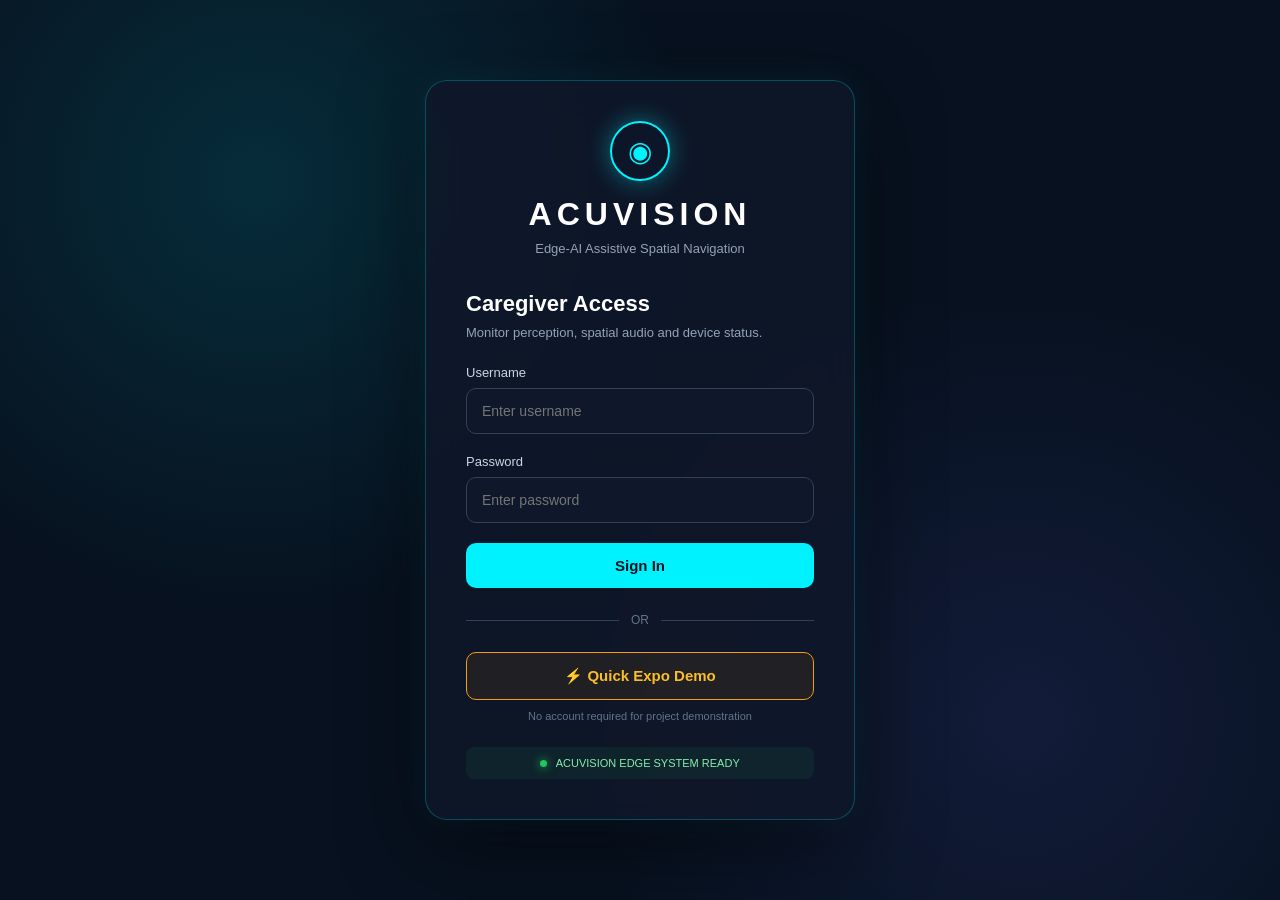
<file: frontend/login.html>
<!DOCTYPE html>
<html lang="en">
<head>
    <meta charset="UTF-8">
    <meta name="viewport" content="width=device-width, initial-scale=1.0">

    <title>ACUVISION | Secure Access</title>

    <link rel="stylesheet" href="css/style.css">
</head>

<body>

    <div class="login-page">

        <div class="login-card">

            <div class="brand">
                <div class="brand-icon">◉</div>

                <h1>ACUVISION</h1>

                <p>
                    Edge-AI Assistive Spatial Navigation
                </p>
            </div>

            <div class="login-header">
                <h2>Caregiver Access</h2>

                <p>
                    Monitor perception, spatial audio and device status.
                </p>
            </div>

            <form id="loginForm">

                <div class="input-group">
                    <label for="username">Username</label>

                    <input
                        type="text"
                        id="username"
                        placeholder="Enter username"
                        required
                    >
                </div>

                <div class="input-group">
                    <label for="password">Password</label>

                    <input
                        type="password"
                        id="password"
                        placeholder="Enter password"
                        required
                    >
                </div>

                <button type="submit" class="login-btn">
                    Sign In
                </button>

            </form>

            <div class="divider">
                <span>OR</span>
            </div>

            <button
                class="expo-btn"
                onclick="startExpoDemo()"
            >
                ⚡ Quick Expo Demo
            </button>

            <p class="demo-text">
                No account required for project demonstration
            </p>

            <div class="system-status">
                <span class="status-dot"></span>
                ACUVISION EDGE SYSTEM READY
            </div>

        </div>

    </div>

    <script src="js/login.js"></script>

</body>
</html>
</file>
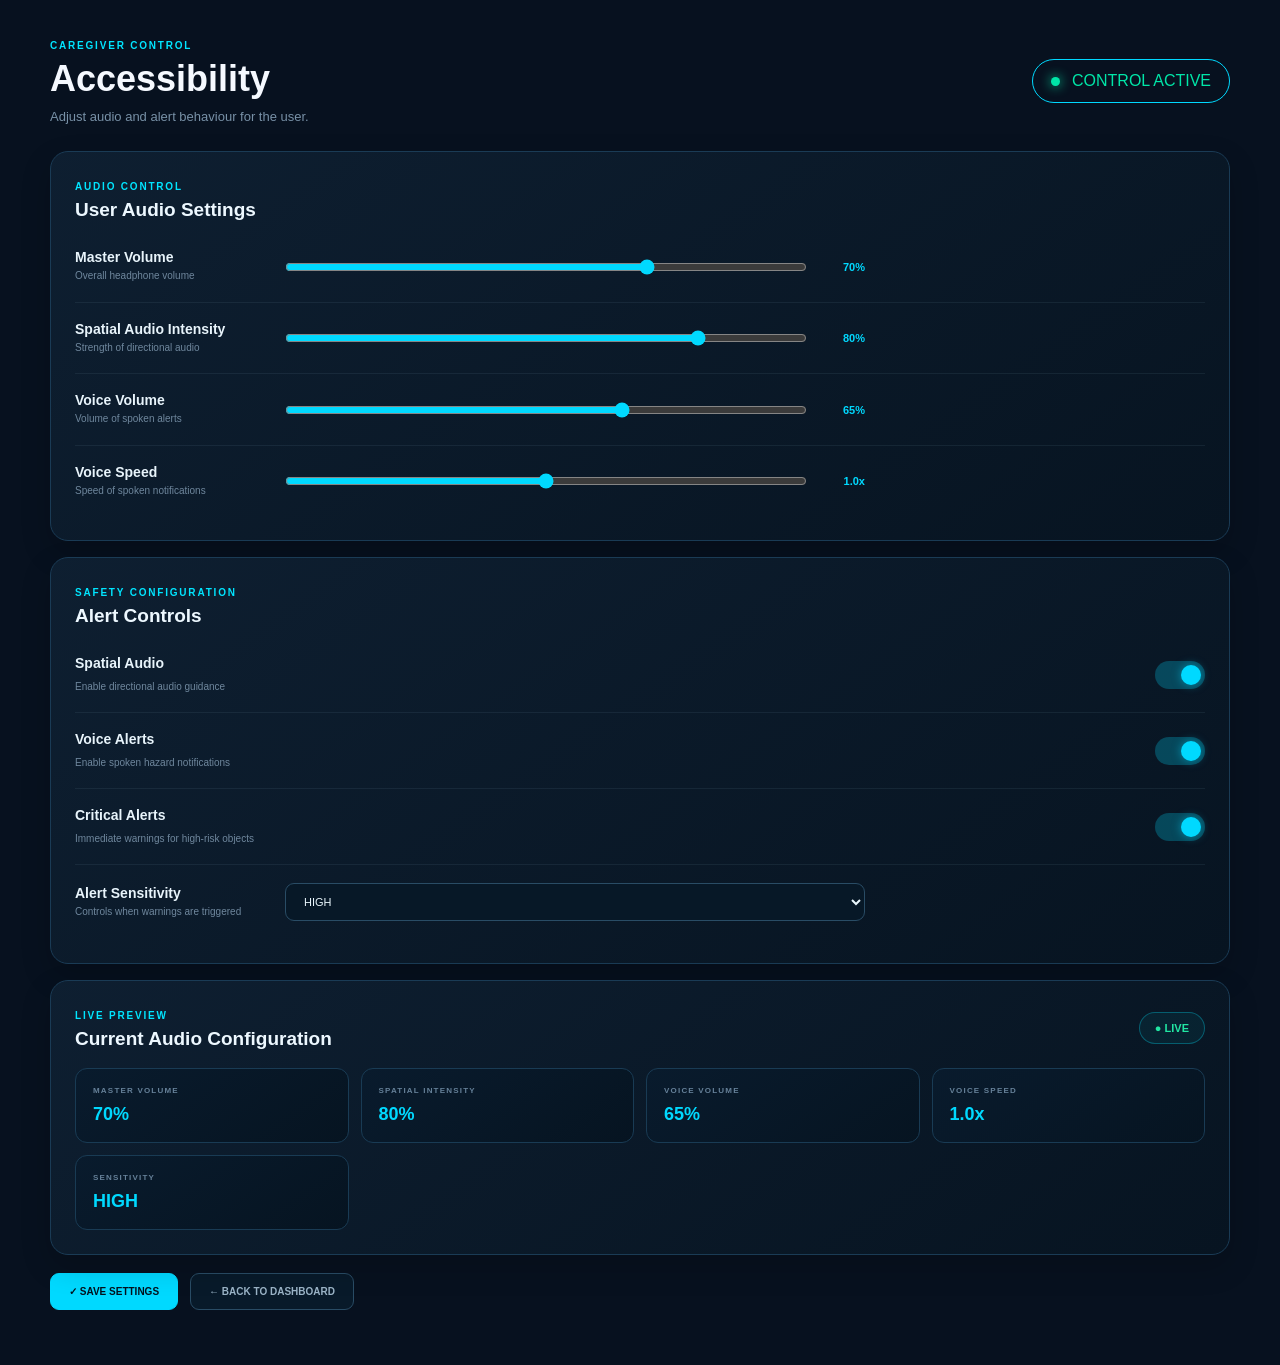
<file: frontend/pages/accessibility.html>
<!DOCTYPE html>
<html lang="en">

<head>

    <meta charset="UTF-8">
    <meta name="viewport" content="width=device-width, initial-scale=1.0">

    <title>ACUVISION | Accessibility Controls</title>

    <link rel="stylesheet" href="../css/style.css">
    <link rel="stylesheet" href="../css/dashboard.css">
    <link rel="stylesheet" href="../css/accessibility.css">

</head>

<body>

<main class="page-container accessibility-page">

    <!-- HEADER -->

    <header class="page-header">

        <div>

            <span class="section-label">
                CAREGIVER CONTROL
            </span>

            <h1>
                Accessibility
            </h1>

            <p class="subtitle">
                Adjust audio and alert behaviour for the user.
            </p>

        </div>

        <div class="status-badge">

            <span class="status-dot"></span>

            CONTROL ACTIVE

        </div>

    </header>


    <!-- AUDIO CONTROL -->

    <section class="card">

        <div class="card-header">

            <div>

                <span class="section-label">
                    AUDIO CONTROL
                </span>

                <h2>
                    User Audio Settings
                </h2>

            </div>

        </div>


        <!-- MASTER VOLUME -->

        <div class="control-row">

            <div class="control-info">

                <strong>
                    Master Volume
                </strong>

                <span>
                    Overall headphone volume
                </span>

            </div>

            <div class="slider-container">

                <input
                    type="range"
                    id="masterVolume"
                    min="0"
                    max="100"
                    value="70">

                <strong id="masterVolumeValue">
                    70%
                </strong>

            </div>

        </div>


        <!-- SPATIAL AUDIO INTENSITY -->

        <div class="control-row">

            <div class="control-info">

                <strong>
                    Spatial Audio Intensity
                </strong>

                <span>
                    Strength of directional audio
                </span>

            </div>

            <div class="slider-container">

                <input
                    type="range"
                    id="spatialIntensity"
                    min="0"
                    max="100"
                    value="80">

                <strong id="spatialIntensityValue">
                    80%
                </strong>

            </div>

        </div>


        <!-- VOICE VOLUME -->

        <div class="control-row">

            <div class="control-info">

                <strong>
                    Voice Volume
                </strong>

                <span>
                    Volume of spoken alerts
                </span>

            </div>

            <div class="slider-container">

                <input
                    type="range"
                    id="voiceVolume"
                    min="0"
                    max="100"
                    value="65">

                <strong id="voiceVolumeValue">
                    65%
                </strong>

            </div>

        </div>


        <!-- VOICE SPEED -->

        <div class="control-row">

            <div class="control-info">

                <strong>
                    Voice Speed
                </strong>

                <span>
                    Speed of spoken notifications
                </span>

            </div>

            <div class="slider-container">

                <input
                    type="range"
                    id="voiceSpeed"
                    min="50"
                    max="150"
                    value="100">

                <strong id="voiceSpeedValue">
                    1.0x
                </strong>

            </div>

        </div>

    </section>


    <!-- SAFETY CONFIGURATION -->

    <section class="card">

        <div class="card-header">

            <div>

                <span class="section-label">
                    SAFETY CONFIGURATION
                </span>

                <h2>
                    Alert Controls
                </h2>

            </div>

        </div>


        <!-- SPATIAL AUDIO -->

        <div class="toggle-row">

            <div>

                <strong>
                    Spatial Audio
                </strong>

                <span>
                    Enable directional audio guidance
                </span>

            </div>

            <label class="switch">

                <input
                    type="checkbox"
                    id="spatialAudioToggle"
                    checked>

                <span class="switch-slider"></span>

            </label>

        </div>


        <!-- VOICE ALERTS -->

        <div class="toggle-row">

            <div>

                <strong>
                    Voice Alerts
                </strong>

                <span>
                    Enable spoken hazard notifications
                </span>

            </div>

            <label class="switch">

                <input
                    type="checkbox"
                    id="voiceAlertToggle"
                    checked>

                <span class="switch-slider"></span>

            </label>

        </div>


        <!-- CRITICAL ALERTS -->

        <div class="toggle-row">

            <div>

                <strong>
                    Critical Alerts
                </strong>

                <span>
                    Immediate warnings for high-risk objects
                </span>

            </div>

            <label class="switch">

                <input
                    type="checkbox"
                    id="criticalAlertToggle"
                    checked>

                <span class="switch-slider"></span>

            </label>

        </div>


        <!-- SENSITIVITY -->

        <div class="control-row">

            <div class="control-info">

                <strong>
                    Alert Sensitivity
                </strong>

                <span>
                    Controls when warnings are triggered
                </span>

            </div>

            <select id="alertSensitivity">

                <option value="LOW">
                    LOW
                </option>

                <option value="MEDIUM">
                    MEDIUM
                </option>

                <option value="HIGH" selected>
                    HIGH
                </option>

            </select>

        </div>

    </section>


    <!-- LIVE PREVIEW -->

    <section class="card">

        <div class="card-header">

            <div>

                <span class="section-label">
                    LIVE PREVIEW
                </span>

                <h2>
                    Current Audio Configuration
                </h2>

            </div>

            <span class="live-indicator">
                ● LIVE
            </span>

        </div>


       <div class="audio-preview">

    <div class="preview-item">

        <span>
            MASTER VOLUME
        </span>

        <strong id="previewVolume">
            70%
        </strong>

    </div>


    <div class="preview-item">

        <span>
            SPATIAL INTENSITY
        </span>

        <strong id="previewSpatial">
            80%
        </strong>

    </div>


    <div class="preview-item">

        <span>
            VOICE VOLUME
        </span>

        <strong id="previewVoiceVolume">
            65%
        </strong>

    </div>


    <div class="preview-item">

        <span>
            VOICE SPEED
        </span>

        <strong id="previewSpeed">
            1.0x
        </strong>

    </div>


    <div class="preview-item">

        <span>
            SENSITIVITY
        </span>

        <strong id="previewSensitivity">
            HIGH
        </strong>

    </div>

</div>

         

         
    </section>


    <!-- ACTIONS -->

    <div class="page-actions">

        <button
            class="save-settings-button"
            id="saveAccessibilityButton">

            ✓ SAVE SETTINGS

        </button>

        <a
            href="../dashboard.html"
            class="action-button">

            ← BACK TO DASHBOARD

        </a>

    </div>

</main>

<script src="../js/accessibility.js?v=3"></script>

</body>

</html>
</file>
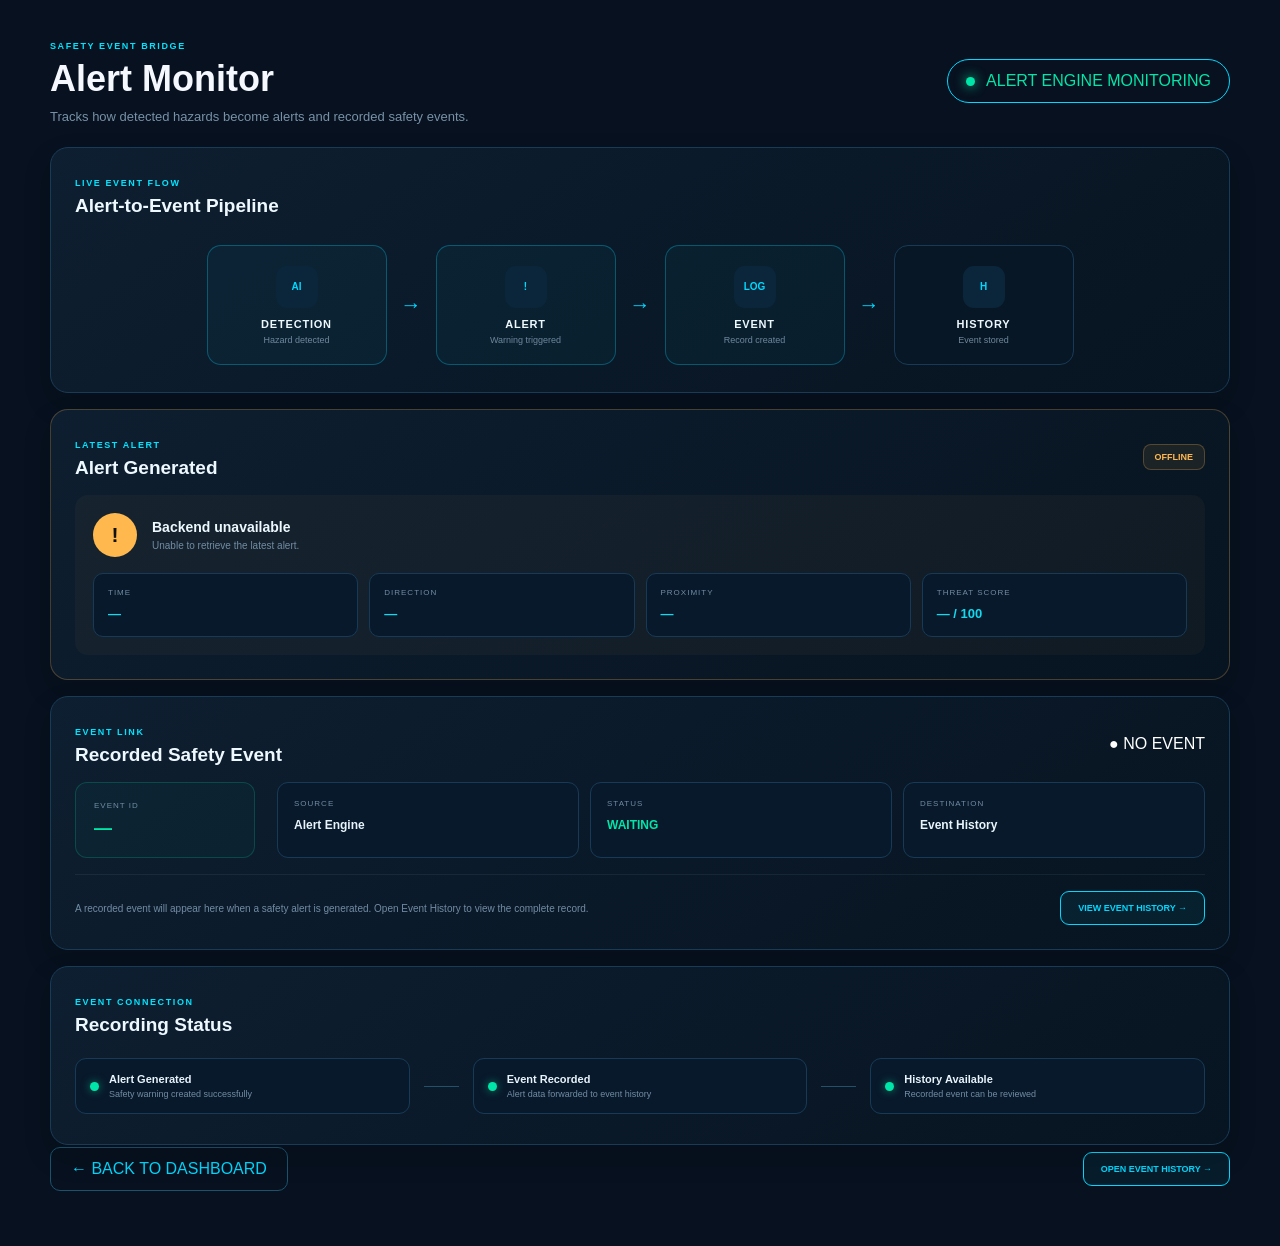
<file: frontend/pages/alerts.html>
<!DOCTYPE html>
<html lang="en">

<head>

    <meta charset="UTF-8">

    <meta
        name="viewport"
        content="width=device-width, initial-scale=1.0">

    <title>ACUVISION | Alert Monitor</title>

    <link
        rel="stylesheet"
        href="../css/style.css">

    <link
        rel="stylesheet"
        href="../css/dashboard.css">

    <link
        rel="stylesheet"
        href="../css/responsive.css">

    <link
        rel="stylesheet"
        href="../css/alerts.css">

</head>


<body>

<main class="page-container alerts-page">


    <!-- =====================================================
         HEADER
    ====================================================== -->

    <header class="page-header">

        <div>

            <span class="section-label">
                SAFETY EVENT BRIDGE
            </span>

            <h1>
                Alert Monitor
            </h1>

            <p class="subtitle">
                Tracks how detected hazards become alerts and recorded safety events.
            </p>

        </div>


        <div class="status-badge">

            <span class="status-dot"></span>

            ALERT ENGINE MONITORING

        </div>

    </header>



    <!-- =====================================================
         ALERT TO EVENT PIPELINE
    ====================================================== -->

    <section class="card pipeline-card">

        <div class="card-header">

            <div>

                <span class="section-label">
                    LIVE EVENT FLOW
                </span>

                <h2>
                    Alert-to-Event Pipeline
                </h2>

            </div>

        </div>


        <div class="pipeline">


            <div class="pipeline-step active">

                <div class="pipeline-icon">
                    AI
                </div>

                <strong>
                    DETECTION
                </strong>

                <span>
                    Hazard detected
                </span>

            </div>


            <div class="pipeline-arrow">
                →
            </div>


            <div class="pipeline-step active">

                <div class="pipeline-icon">
                    !
                </div>

                <strong>
                    ALERT
                </strong>

                <span>
                    Warning triggered
                </span>

            </div>


            <div class="pipeline-arrow">
                →
            </div>


            <div class="pipeline-step active">

                <div class="pipeline-icon">
                    LOG
                </div>

                <strong>
                    EVENT
                </strong>

                <span>
                    Record created
                </span>

            </div>


            <div class="pipeline-arrow">
                →
            </div>


            <div class="pipeline-step">

                <div class="pipeline-icon">
                    H
                </div>

                <strong>
                    HISTORY
                </strong>

                <span>
                    Event stored
                </span>

            </div>

        </div>

    </section>



    <!-- =====================================================
         LATEST ALERT
    ====================================================== -->

    <section class="card alert-handoff-card">

        <div class="card-header">

            <div>

                <span class="section-label">
                    LATEST ALERT
                </span>

                <h2>
                    Alert Generated
                </h2>

            </div>


            <span class="alert-state">
                MONITORING
            </span>

        </div>



        <div class="alert-handoff">


            <div class="alert-summary">

                <div class="alert-symbol">
                    !
                </div>


                <div>

                    <strong id="alertTitle">
                        Waiting for live alert...
                    </strong>

                    <span id="alertReason">
                        Waiting for the backend to generate a safety alert.
                    </span>

                </div>

            </div>



            <div class="alert-data-grid">


                <div class="data-item">

                    <span>
                        TIME
                    </span>

                    <strong id="alertTime">
                        —
                    </strong>

                </div>



                <div class="data-item">

                    <span>
                        DIRECTION
                    </span>

                    <strong id="alertDirection">
                        —
                    </strong>

                </div>



                <div class="data-item">

                    <span>
                        PROXIMITY
                    </span>

                    <strong id="alertProximity">
                        —
                    </strong>

                </div>



                <div class="data-item">

                    <span>
                        THREAT SCORE
                    </span>

                    <strong id="alertScore">
                        — / 100
                    </strong>

                </div>


            </div>

        </div>

    </section>



    <!-- =====================================================
         LINKED EVENT
    ====================================================== -->

    <section class="card linked-event-card">

        <div class="card-header">

            <div>

                <span class="section-label">
                    EVENT LINK
                </span>

                <h2>
                    Recorded Safety Event
                </h2>

            </div>


            <span class="recorded-badge">
                ● NO EVENT
            </span>

        </div>



        <div class="linked-event">


            <div class="event-id">

                <span>
                    EVENT ID
                </span>

                <strong id="eventId">
                    —
                </strong>

            </div>



            <div class="event-info">


                <div>

                    <span>
                        SOURCE
                    </span>

                    <strong>
                        Alert Engine
                    </strong>

                </div>



                <div>

                    <span>
                        STATUS
                    </span>

                    <strong class="status-good">
                        WAITING
                    </strong>

                </div>



                <div>

                    <span>
                        DESTINATION
                    </span>

                    <strong>
                        Event History
                    </strong>

                </div>


            </div>

        </div>



        <div class="event-action">

            <p>
                A recorded event will appear here when a safety alert is generated.
                Open Event History to view the complete record.
            </p>


            <a
                href="events.html"
                class="event-button">

                VIEW EVENT HISTORY →

            </a>

        </div>

    </section>



    <!-- =====================================================
         SYSTEM CONNECTION
    ====================================================== -->

    <section class="card connection-card">

        <div class="card-header">

            <div>

                <span class="section-label">
                    EVENT CONNECTION
                </span>

                <h2>
                    Recording Status
                </h2>

            </div>

        </div>



        <div class="connection-status">


            <div class="connection-item">

                <span class="connection-dot"></span>

                <div>

                    <strong>
                        Alert Generated
                    </strong>

                    <span>
                        Safety warning created successfully
                    </span>

                </div>

            </div>



            <div class="connection-line"></div>



            <div class="connection-item">

                <span class="connection-dot"></span>

                <div>

                    <strong>
                        Event Recorded
                    </strong>

                    <span>
                        Alert data forwarded to event history
                    </span>

                </div>

            </div>



            <div class="connection-line"></div>



            <div class="connection-item">

                <span class="connection-dot"></span>

                <div>

                    <strong>
                        History Available
                    </strong>

                    <span>
                        Recorded event can be reviewed
                    </span>

                </div>

            </div>


        </div>

    </section>



    <!-- =====================================================
         ACTIONS
    ====================================================== -->

    <div class="page-actions alerts-actions">


        <a
            href="../dashboard.html"
            class="action-button">

            ← BACK TO DASHBOARD

        </a>



        <a
            href="events.html"
            class="event-button">

            OPEN EVENT HISTORY →

        </a>


    </div>


</main>



<!-- =========================================================
     JAVASCRIPT
========================================================= -->

<script src="../js/alerts.js?v=2"></script>

</body>

</html>
</file>
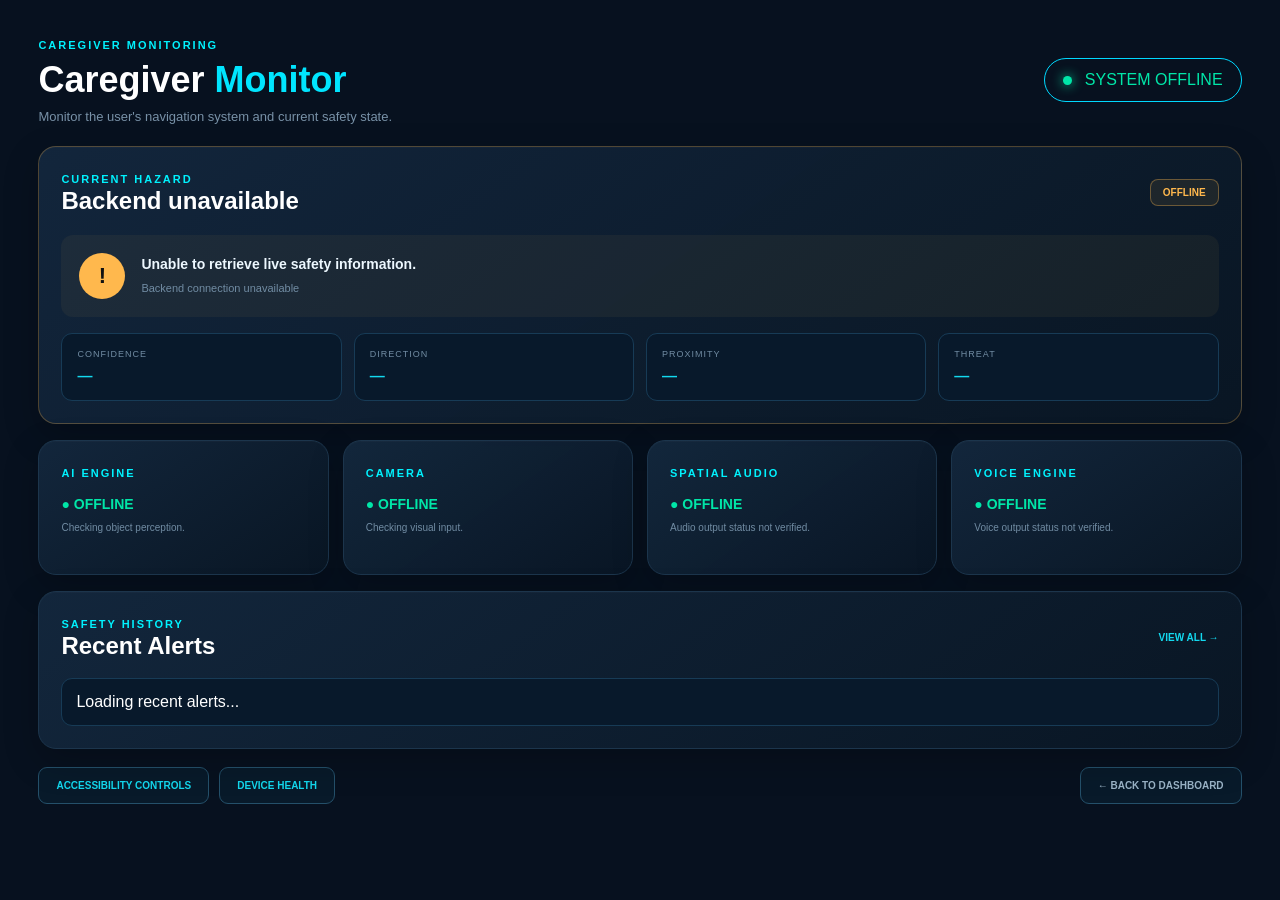
<file: frontend/pages/caregiver.html>
<!DOCTYPE html>
<html lang="en">

<head>

    <meta charset="UTF-8">

    <meta
        name="viewport"
        content="width=device-width, initial-scale=1.0">

    <title>ACUVISION | Caregiver Monitor</title>

    <link
        rel="stylesheet"
        href="../css/style.css">

    <link
        rel="stylesheet"
        href="../css/dashboard.css">

    <link
        rel="stylesheet"
        href="../css/caregiver.css">

</head>


<body>

<main class="page-container caregiver-page">


    <!-- =====================================================
         HEADER
    ====================================================== -->

    <header class="page-header">

        <div>

            <span class="section-label">
                CAREGIVER MONITORING
            </span>

            <h1>
                Caregiver <span>Monitor</span>
            </h1>

            <p class="subtitle">
                Monitor the user's navigation system and current safety state.
            </p>

        </div>


        <div
            class="status-badge"
            id="caregiverSystemStatus">

            <span class="status-dot"></span>

            CHECKING

        </div>

    </header>



    <!-- =====================================================
         CURRENT HAZARD
    ====================================================== -->

    <section class="card caregiver-main-alert">

        <div class="card-header">

            <div>

                <span class="section-label">
                    CURRENT HAZARD
                </span>


                <h2 id="caregiverObject">
                    Waiting...
                </h2>

            </div>


            <span
                class="caregiver-severity"
                id="caregiverSeverity">

                —

            </span>

        </div>


        <div class="caregiver-alert-content">

            <div class="caregiver-warning-icon">
                !
            </div>


            <div>

                <strong id="caregiverMessage">
                    Waiting for live safety information...
                </strong>


                <span id="caregiverAlertTime">
                    No current alert
                </span>

            </div>

        </div>


        <div class="caregiver-metrics">


            <div class="caregiver-metric">

                <span>
                    CONFIDENCE
                </span>

                <strong id="caregiverConfidence">
                    —
                </strong>

            </div>


            <div class="caregiver-metric">

                <span>
                    DIRECTION
                </span>

                <strong id="caregiverDirection">
                    —
                </strong>

            </div>


            <div class="caregiver-metric">

                <span>
                    PROXIMITY
                </span>

                <strong id="caregiverProximity">
                    —
                </strong>

            </div>


            <div class="caregiver-metric">

                <span>
                    THREAT
                </span>

                <strong id="caregiverThreat">
                    —
                </strong>

            </div>

        </div>

    </section>



    <!-- =====================================================
         SYSTEM STATUS
    ====================================================== -->

    <section class="caregiver-status-grid">


        <!-- AI -->

        <div class="card status-card">

            <span class="section-label">
                AI ENGINE
            </span>


            <strong
                class="online-value"
                id="caregiverAIStatus">

                ● CHECKING

            </strong>


            <p id="caregiverAIDescription">
                Checking object perception.
            </p>

        </div>



        <!-- CAMERA -->

        <div class="card status-card">

            <span class="section-label">
                CAMERA
            </span>


            <strong
                class="online-value"
                id="caregiverCameraStatus">

                ● CHECKING

            </strong>


            <p id="caregiverCameraDescription">
                Checking visual input.
            </p>

        </div>



        <!-- SPATIAL AUDIO -->

        <div class="card status-card">

            <span class="section-label">
                SPATIAL AUDIO
            </span>


            <strong
                class="online-value"
                id="caregiverAudioStatus">

                ● NOT VERIFIED

            </strong>


            <p id="caregiverAudioDescription">
                Audio output status not verified.
            </p>

        </div>



        <!-- VOICE -->

        <div class="card status-card">

            <span class="section-label">
                VOICE ENGINE
            </span>


            <strong
                class="online-value"
                id="caregiverVoiceStatus">

                ● NOT VERIFIED

            </strong>


            <p id="caregiverVoiceDescription">
                Voice output status not verified.
            </p>

        </div>

    </section>



    <!-- =====================================================
         RECENT ALERTS
    ====================================================== -->

    <section class="card caregiver-recent-alerts">

        <div class="card-header">

            <div>

                <span class="section-label">
                    SAFETY HISTORY
                </span>


                <h2>
                    Recent Alerts
                </h2>

            </div>


            <a
                href="alerts.html"
                class="caregiver-view-link">

                VIEW ALL →

            </a>

        </div>


        <div
            id="caregiverAlertList"
            class="caregiver-alert-list">

            <div class="caregiver-alert-item">

                Loading recent alerts...

            </div>

        </div>

    </section>



    <!-- =====================================================
         ACTIONS
    ====================================================== -->

    <div class="caregiver-actions">


        <a
            href="accessibility.html"
            class="caregiver-action">

            ACCESSIBILITY CONTROLS

        </a>


        <a
            href="device-health.html"
            class="caregiver-action">

            DEVICE HEALTH

        </a>


        <a
            href="../dashboard.html"
            class="caregiver-back">

            ← BACK TO DASHBOARD

        </a>

    </div>


</main>



<!-- =========================================================
     JAVASCRIPT
========================================================= -->
<script src="../js/api.js"></script>
<script src="../js/caregiver.js?v=3"></script>


</body>

</html>
</file>
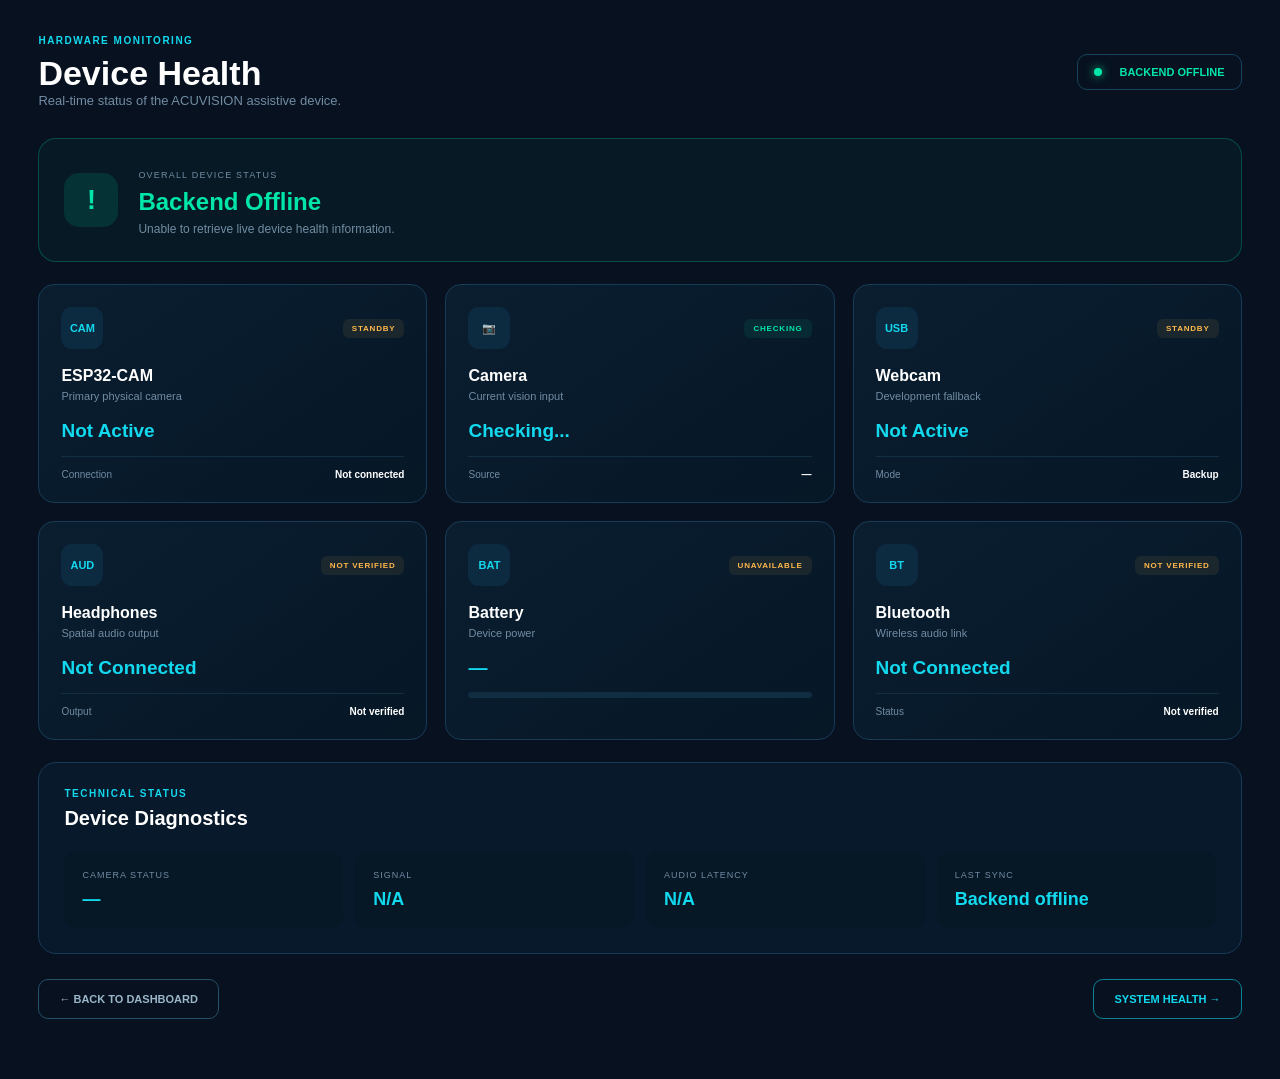
<file: frontend/pages/device-health.html>
<!DOCTYPE html>
<html lang="en">

<head>

    <meta charset="UTF-8">

    <meta
        name="viewport"
        content="width=device-width, initial-scale=1.0">

    <title>ACUVISION | Device Health</title>

    <link
        rel="stylesheet"
        href="../css/style.css">

    <link
        rel="stylesheet"
        href="../css/dashboard.css">

    <link
        rel="stylesheet"
        href="../css/device-health.css">

    <link
        rel="stylesheet"
        href="../css/responsive.css">

</head>


<body>

<main class="device-page">


    <!-- =====================================================
         HEADER
    ====================================================== -->

    <header class="device-header">

        <div>

            <div class="device-label">
                HARDWARE MONITORING
            </div>

            <h1>
                Device Health
            </h1>

            <p>
                Real-time status of the ACUVISION assistive device.
            </p>

        </div>


        <div
            class="device-status"
            id="deviceStatus">

            <span class="status-dot"></span>

            CHECKING

        </div>

    </header>



    <!-- =====================================================
         OVERALL STATUS
    ====================================================== -->

    <section class="health-hero">

        <div
            class="health-icon"
            id="healthIcon">

            ✓

        </div>


        <div>

            <span>
                OVERALL DEVICE STATUS
            </span>

            <h2 id="overallStatus">
                Checking...
            </h2>

            <p id="overallDescription">
                Checking connected device components.
            </p>

        </div>

    </section>



    <!-- =====================================================
         DEVICE COMPONENTS
    ====================================================== -->

    <section class="health-grid">


        <!-- =================================================
             ESP32-CAM
        ================================================== -->

        <div class="health-card">

            <div class="health-card-top">

                <div class="component-icon">
                    CAM
                </div>

                <span
                    id="esp32Badge"
                    class="standby-badge">

                    STANDBY

                </span>

            </div>


            <div class="component-name">
                ESP32-CAM
            </div>

            <div class="component-description">
                Primary physical camera
            </div>


            <div
                id="esp32Value"
                class="health-value">

                Not Active

            </div>


            <div class="health-detail">

                <span>
                    Connection
                </span>

                <strong id="esp32Detail">
                    Not connected
                </strong>

            </div>

        </div>



        <!-- =================================================
             CAMERA
        ================================================== -->

        <div class="health-card">

            <div class="health-card-top">

                <div class="component-icon">
                    📷
                </div>

                <span
                    id="cameraBadge"
                    class="online-badge">

                    CHECKING

                </span>

            </div>


            <div class="component-name">
                Camera
            </div>

            <div class="component-description">
                Current vision input
            </div>


            <div
                id="cameraValue"
                class="health-value">

                Checking...

            </div>


            <div class="health-detail">

                <span>
                    Source
                </span>

                <strong id="cameraSource">
                    —

                </strong>

            </div>

        </div>



        <!-- =================================================
             WEBCAM
        ================================================== -->

        <div class="health-card">

            <div class="health-card-top">

                <div class="component-icon">
                    USB
                </div>

                <span
                    id="webcamBadge"
                    class="standby-badge">

                    STANDBY

                </span>

            </div>


            <div class="component-name">
                Webcam
            </div>

            <div class="component-description">
                Development fallback
            </div>


            <div
                id="webcamValue"
                class="health-value">

                Not Active

            </div>


            <div class="health-detail">

                <span>
                    Mode
                </span>

                <strong id="webcamMode">
                    Backup

                </strong>

            </div>

        </div>



        <!-- =================================================
             HEADPHONES
        ================================================== -->

        <div class="health-card">

            <div class="health-card-top">

                <div class="component-icon">
                    AUD
                </div>

                <span
                    id="headphoneBadge"
                    class="standby-badge">

                    NOT VERIFIED

                </span>

            </div>


            <div class="component-name">
                Headphones
            </div>

            <div class="component-description">
                Spatial audio output
            </div>


            <div
                id="headphoneValue"
                class="health-value">

                Not Connected

            </div>


            <div class="health-detail">

                <span>
                    Output
                </span>

                <strong id="headphoneDetail">
                    Not verified
                </strong>

            </div>

        </div>



        <!-- =================================================
             BATTERY
        ================================================== -->

        <div class="health-card">

            <div class="health-card-top">

                <div class="component-icon">
                    BAT
                </div>

                <span
                    id="batteryBadge"
                    class="standby-badge">

                    UNAVAILABLE

                </span>

            </div>


            <div class="component-name">
                Battery
            </div>

            <div class="component-description">
                Device power
            </div>


            <div class="health-value">

                <span id="batteryValue">
                    —
                </span>

            </div>


            <div class="battery-bar">

                <div
                    id="batteryProgress"
                    class="battery-progress">

                </div>

            </div>

        </div>



        <!-- =================================================
             BLUETOOTH
        ================================================== -->

        <div class="health-card">

            <div class="health-card-top">

                <div class="component-icon">
                    BT
                </div>

                <span
                    id="bluetoothBadge"
                    class="standby-badge">

                    NOT VERIFIED

                </span>

            </div>


            <div class="component-name">
                Bluetooth
            </div>

            <div class="component-description">
                Wireless audio link
            </div>


            <div
                id="bluetoothValue"
                class="health-value">

                Not Connected

            </div>


            <div class="health-detail">

                <span>
                    Status
                </span>

                <strong id="bluetoothDetail">
                    Not verified
                </strong>

            </div>

        </div>

    </section>



    <!-- =====================================================
         TECHNICAL STATUS
    ====================================================== -->

    <section class="technical-card">

        <div class="section-title">

            <div class="device-label">
                TECHNICAL STATUS
            </div>

            <h2>
                Device Diagnostics
            </h2>

        </div>


        <div class="diagnostic-grid">


            <div class="diagnostic">

                <span>
                    CAMERA STATUS
                </span>

                <strong id="fpsValue">
                    —
                </strong>

            </div>



            <div class="diagnostic">

                <span>
                    SIGNAL
                </span>

                <strong id="signalValue">
                    N/A
                </strong>

            </div>



            <div class="diagnostic">

                <span>
                    AUDIO LATENCY
                </span>

                <strong id="audioLatencyValue">
                    N/A
                </strong>

            </div>



            <div class="diagnostic">

                <span>
                    LAST SYNC
                </span>

                <strong id="syncTime">
                    —

                </strong>

            </div>


        </div>

    </section>



    <!-- =====================================================
         ACTIONS
    ====================================================== -->

    <div class="device-actions">


        <a
            href="../dashboard.html"
            class="back-button">

            ← BACK TO DASHBOARD

        </a>


        <a
            href="system-health.html"
            class="next-button">

            SYSTEM HEALTH →

        </a>


    </div>


</main>



<script src="../js/api.js"></script>

<script src="../js/device-health.js?v=3"></script>


</body>

</html>
</file>
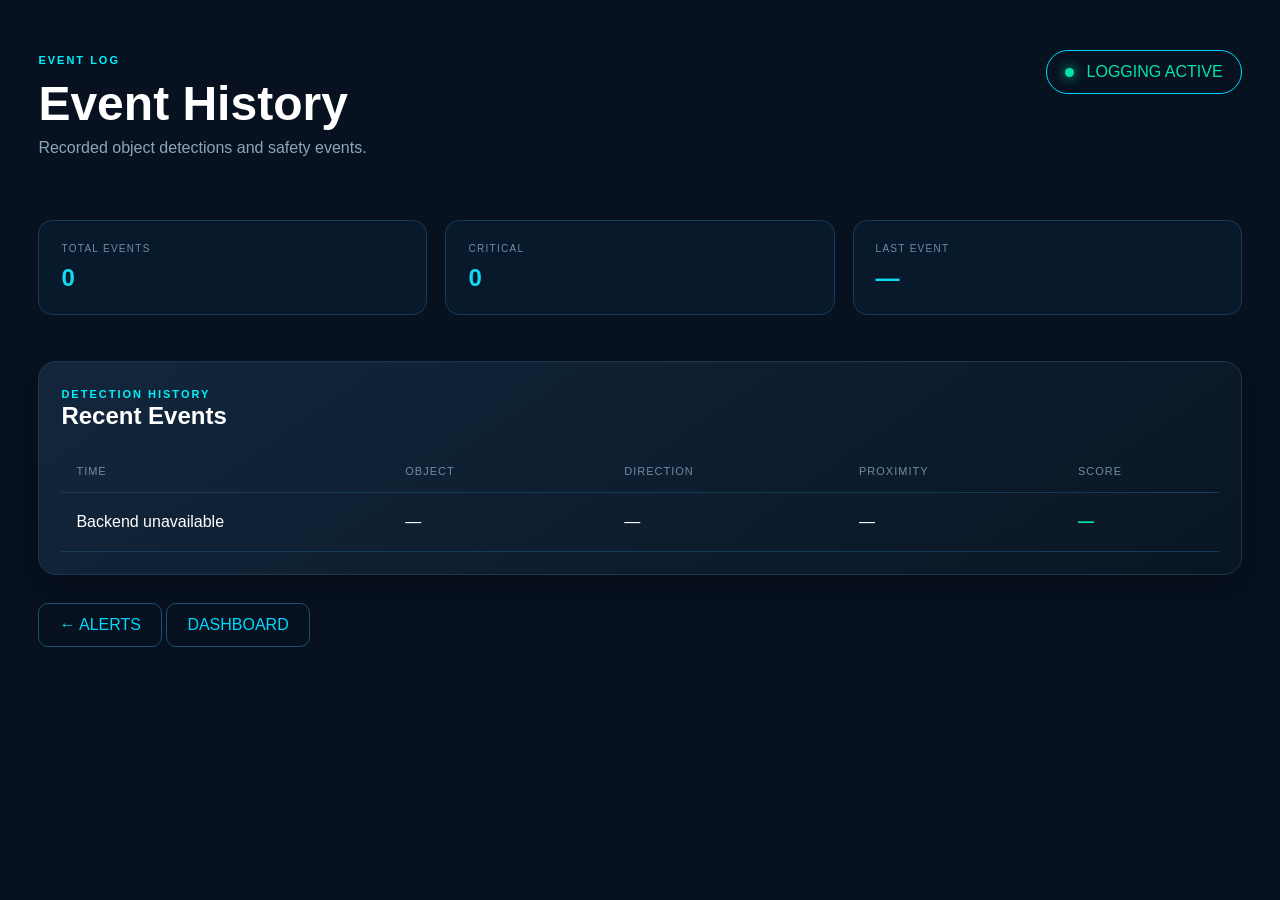
<file: frontend/pages/events.html>
<!DOCTYPE html>
<html lang="en">

<head>

    <meta charset="UTF-8">

    <meta
        name="viewport"
        content="width=device-width, initial-scale=1.0">

    <title>ACUVISION | Event History</title>

    <link
        rel="stylesheet"
        href="../css/style.css">

    <link
        rel="stylesheet"
        href="../css/dashboard.css">

    <link
        rel="stylesheet"
        href="../css/responsive.css">

    <link
        rel="stylesheet"
        href="../css/events.css">

</head>


<body>

<main class="page-container events-page">


    <!-- =====================================================
         HEADER
    ====================================================== -->

    <header class="page-header">

        <div>

            <span class="section-label">
                EVENT LOG
            </span>

            <h1>
                Event History
            </h1>

            <p class="subtitle">
                Recorded object detections and safety events.
            </p>

        </div>


        <div class="status-badge">

            <span class="status-dot"></span>

            LOGGING ACTIVE

        </div>

    </header>



    <!-- =====================================================
         SUMMARY
    ====================================================== -->

    <section class="audio-object-info">


        <div class="info-box">

            <span>
                TOTAL EVENTS
            </span>

            <strong id="totalEvents">
                0
            </strong>

        </div>



        <div class="info-box">

            <span>
                CRITICAL
            </span>

            <strong id="criticalEvents">
                0
            </strong>

        </div>



        <div class="info-box">

            <span>
                LAST EVENT
            </span>

            <strong id="lastEvent">
                —
            </strong>

        </div>


    </section>



    <!-- =====================================================
         EVENT TABLE
    ====================================================== -->

    <section class="card">


        <div class="card-header">

            <div>

                <span class="section-label">
                    DETECTION HISTORY
                </span>

                <h2>
                    Recent Events
                </h2>

            </div>

        </div>



        <div class="threat-table">


            <!-- TABLE HEADER -->

            <div class="threat-table-header">

                <span>
                    TIME
                </span>

                <span>
                    OBJECT
                </span>

                <span>
                    DIRECTION
                </span>

                <span>
                    PROXIMITY
                </span>

                <span>
                    SCORE
                </span>

            </div>


            <!-- REAL EVENTS INSERTED HERE -->

            <div id="eventRows">

                <div class="threat-row">

                    <span>
                        Waiting for events...
                    </span>

                    <span>
                        —
                    </span>

                    <span>
                        —
                    </span>

                    <span>
                        —
                    </span>

                    <strong>
                        —
                    </strong>

                </div>

            </div>


        </div>

    </section>



    <!-- =====================================================
         ACTIONS
    ====================================================== -->

    <div class="page-actions">


        <a
            href="alerts.html"
            class="action-button">

            ← ALERTS

        </a>


        <a
            href="../dashboard.html"
            class="action-button">

            DASHBOARD

        </a>


    </div>


</main>



<!-- =========================================================
     JAVASCRIPT
========================================================= -->

<script src="../js/events.js?v=2"></script>

</body>

</html>
</file>
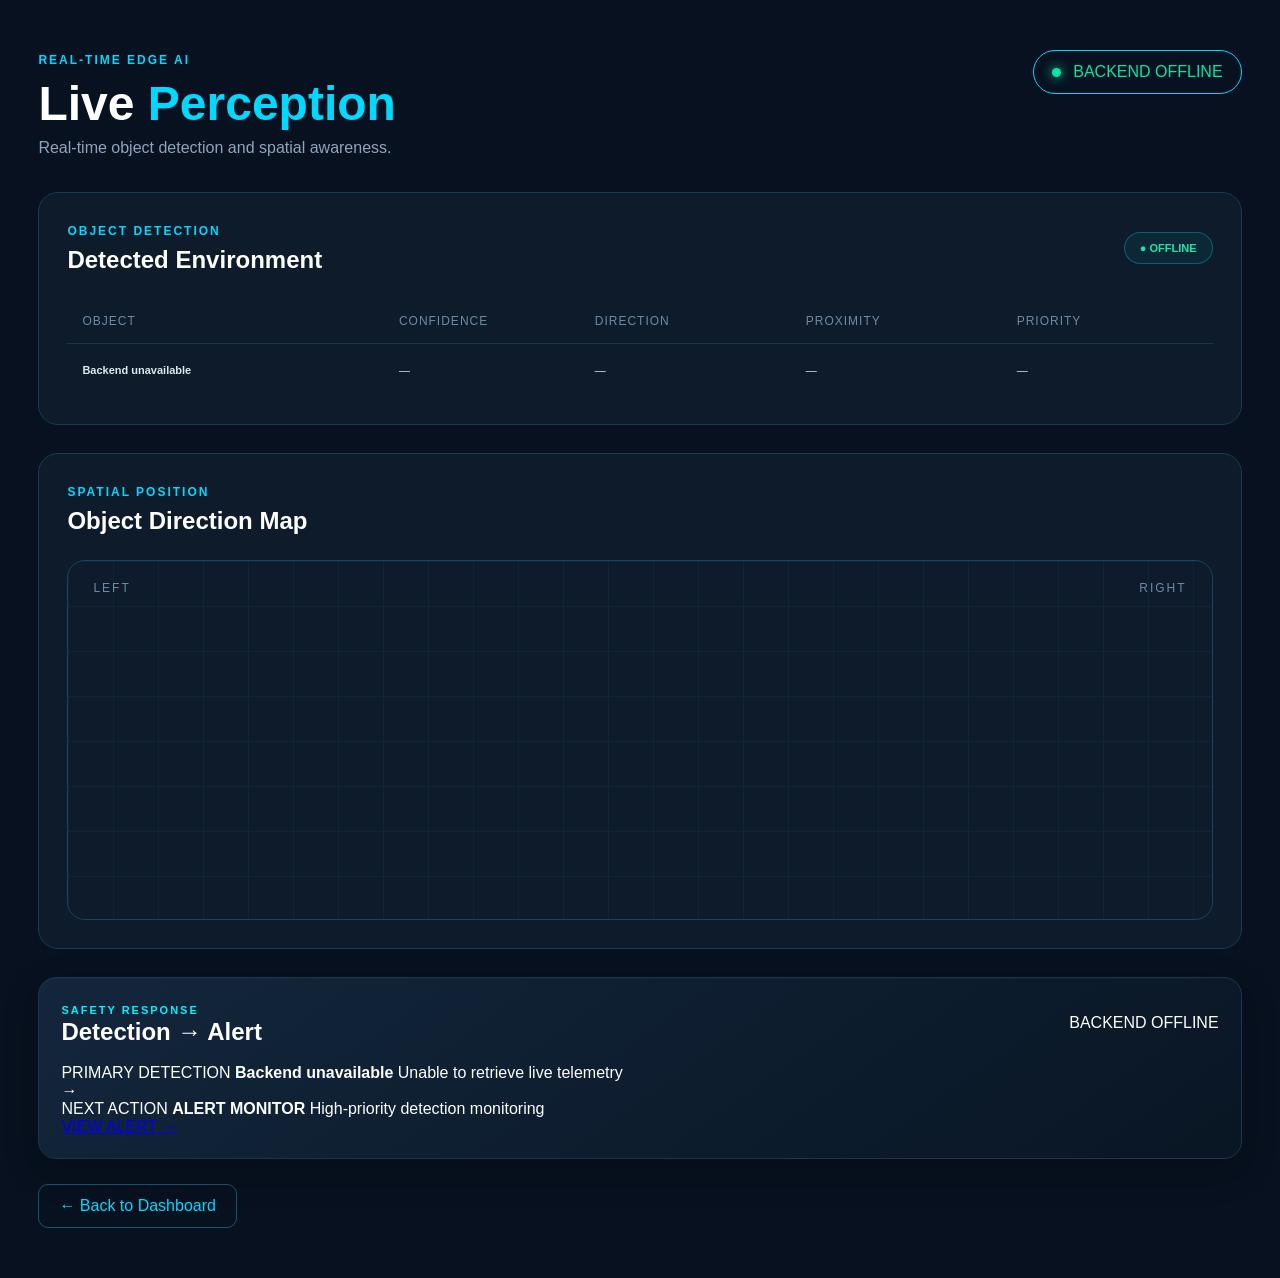
<file: frontend/pages/perception.html>
<!DOCTYPE html>
<html lang="en">

<head>

    <meta charset="UTF-8">

    <meta
        name="viewport"
        content="width=device-width, initial-scale=1.0">

    <title>ACUVISION | Live Perception</title>

    <link
        rel="stylesheet"
        href="../css/style.css">

    <link
        rel="stylesheet"
        href="../css/dashboard.css">

    <link
        rel="stylesheet"
        href="../css/responsive.css">

</head>


<body>

<div class="page-container">


    <!-- =====================================================
         HEADER
    ====================================================== -->

    <header class="page-header">

        <div>

            <span class="eyebrow">
                REAL-TIME EDGE AI
            </span>

            <h1>
                Live <span>Perception</span>
            </h1>

            <p>
                Real-time object detection and spatial awareness.
            </p>

        </div>


        <div
            class="status-badge"
            id="perceptionStatus">

            <span class="status-dot"></span>

            CHECKING

        </div>

    </header>



    <!-- =====================================================
         DETECTED ENVIRONMENT
    ====================================================== -->

    <section class="dashboard-card">

        <div class="card-heading">

            <div>

                <span class="eyebrow">
                    OBJECT DETECTION
                </span>

                <h2>
                    Detected Environment
                </h2>

            </div>


            <span
                class="live-indicator"
                id="environmentStatus">

                ● LIVE

            </span>

        </div>


        <!-- TABLE HEADER -->

        <div class="perception-table">

            <div class="table-header">

                <span>
                    OBJECT
                </span>

                <span>
                    CONFIDENCE
                </span>

                <span>
                    DIRECTION
                </span>

                <span>
                    PROXIMITY
                </span>

                <span>
                    PRIORITY
                </span>

            </div>


            <!-- REAL DETECTIONS WILL BE INSERTED HERE -->

            <div id="perceptionRows">

                <div class="object-row">

                    <span class="object-name">
                        Waiting for detection...
                    </span>

                    <span>
                        —
                    </span>

                    <span>
                        —
                    </span>

                    <span>
                        —
                    </span>

                    <span>
                        —
                    </span>

                </div>

            </div>

        </div>

    </section>



    <!-- =====================================================
         SPATIAL MAP
    ====================================================== -->

    <section class="dashboard-card">

        <div class="card-heading">

            <div>

                <span class="eyebrow">
                    SPATIAL POSITION
                </span>

                <h2>
                    Object Direction Map
                </h2>

            </div>

        </div>


        <div
            class="spatial-map"
            id="spatialMap">


            <div class="map-label left-label">
                LEFT
            </div>


            <!-- LEFT OBJECTS -->

            <div
                class="map-zone map-left-zone"
                id="mapLeftZone">

            </div>


            <!-- CENTER OBJECTS -->

            <div
                class="map-zone map-center-zone"
                id="mapCenterZone">

            </div>


            <!-- RIGHT OBJECTS -->

            <div
                class="map-zone map-right-zone"
                id="mapRightZone">

            </div>


            <div class="map-label right-label">
                RIGHT
            </div>

        </div>

    </section>



    <!-- =====================================================
         SAFETY RESPONSE
    ====================================================== -->

    <section class="card safety-response-card">

        <div class="card-header">

            <div>

                <span class="section-label">
                    SAFETY RESPONSE
                </span>

                <h2>
                    Detection → Alert
                </h2>

            </div>


            <span
                id="alertCondition"
                class="response-status">

                CHECKING

            </span>

        </div>


        <div class="response-content">


            <div class="response-object">

                <span class="response-label">
                    PRIMARY DETECTION
                </span>


                <strong id="primaryDetection">
                    Waiting...
                </strong>


                <span id="primaryDetectionDetails">
                    Waiting for live detection
                </span>

            </div>


            <div class="response-arrow">
                →
            </div>


            <div class="response-alert">

                <span class="response-label">
                    NEXT ACTION
                </span>


                <strong>
                    ALERT MONITOR
                </strong>


                <span>
                    High-priority detection monitoring
                </span>

            </div>

        </div>


        <div class="response-actions">

            <a
                href="alerts.html"
                id="viewAlertButton"
                class="alert-link">

                VIEW ALERT →

            </a>

        </div>

    </section>



    <!-- =====================================================
         ACTIONS
    ====================================================== -->

    <div class="page-actions">

        <a
            href="../dashboard.html"
            class="action-button">

            ← Back to Dashboard

        </a>

    </div>


</div>



<!-- =====================================================
     JAVASCRIPT
====================================================== -->

<script src="../js/api.js"></script>

<script src="../js/perception.js?v=3"></script>


</body>

</html>
</file>
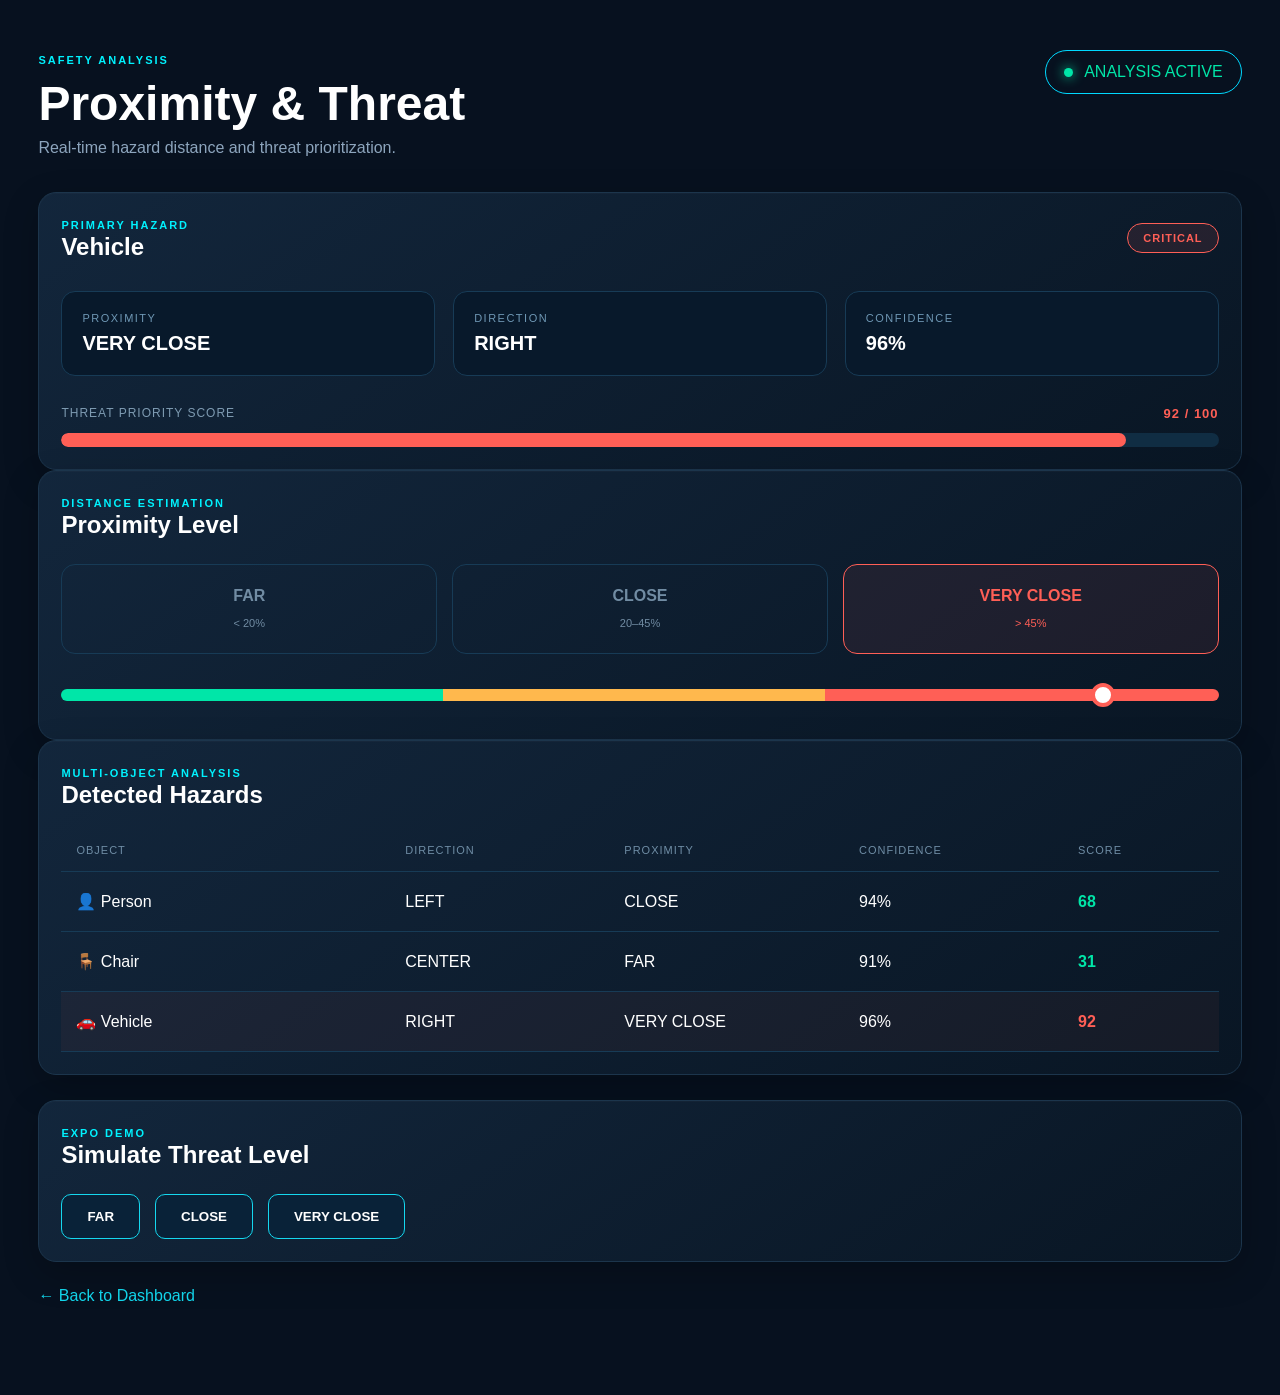
<file: frontend/pages/proximity.html>
<!DOCTYPE html>
<html lang="en">

<head>

    <meta charset="UTF-8">
    <meta name="viewport" content="width=device-width, initial-scale=1.0">

    <title>ACUVISION | Proximity & Threat</title>

    <link rel="stylesheet" href="../css/style.css">
    <link rel="stylesheet" href="../css/dashboard.css">
    <link rel="stylesheet" href="../css/responsive.css">

</head>


<body>

<main class="page-container">

    <!-- HEADER -->

    <header class="page-header">

        <div>

            <span class="section-label">
                SAFETY ANALYSIS
            </span>

            <h1>
                Proximity & Threat
            </h1>

            <p class="subtitle">
                Real-time hazard distance and threat prioritization.
            </p>

        </div>


        <div class="status-badge">

            <span class="status-dot"></span>

            ANALYSIS ACTIVE

        </div>

    </header>



    <!-- PRIMARY HAZARD -->

    <section class="card threat-main-card">

        <div class="card-header">

            <div>

                <span class="section-label">
                    PRIMARY HAZARD
                </span>

                <h2 id="primaryObject">
                    Vehicle
                </h2>

            </div>


            <span
                class="threat-level critical"
                id="primaryLevel">

                CRITICAL

            </span>

        </div>



        <div class="hazard-details">

            <div class="hazard-detail">

                <span>PROXIMITY</span>

                <strong id="primaryProximity">
                    VERY CLOSE
                </strong>

            </div>


            <div class="hazard-detail">

                <span>DIRECTION</span>

                <strong id="primaryDirection">
                    RIGHT
                </strong>

            </div>


            <div class="hazard-detail">

                <span>CONFIDENCE</span>

                <strong id="primaryConfidence">
                    96%
                </strong>

            </div>

        </div>



        <!-- THREAT SCORE -->

        <div class="threat-score-section">

            <div class="score-header">

                <span>
                    THREAT PRIORITY SCORE
                </span>

                <strong id="threatScore">
                    92 / 100
                </strong>

            </div>


            <div class="threat-progress">

                <div
                    id="threatProgress"
                    class="threat-progress-fill">

                </div>

            </div>

        </div>

    </section>



    <!-- PROXIMITY -->

    <section class="card proximity-card">

        <div class="card-header">

            <div>

                <span class="section-label">
                    DISTANCE ESTIMATION
                </span>

                <h2>
                    Proximity Level
                </h2>

            </div>

        </div>



        <div class="proximity-scale">

            <div class="proximity-step">

                <span>FAR</span>

                <small>
                    &lt; 20%
                </small>

            </div>


            <div class="proximity-step">

                <span>CLOSE</span>

                <small>
                    20–45%
                </small>

            </div>


            <div class="proximity-step active">

                <span>VERY CLOSE</span>

                <small>
                    &gt; 45%
                </small>

            </div>

        </div>


        <div class="proximity-meter">

            <div
                class="proximity-indicator"
                id="proximityIndicator">

            </div>

        </div>

    </section>



    <!-- OBJECT TABLE -->

    <section class="card">

        <div class="card-header">

            <div>

                <span class="section-label">
                    MULTI-OBJECT ANALYSIS
                </span>

                <h2>
                    Detected Hazards
                </h2>

            </div>

        </div>



        <div class="threat-table">

            <div class="threat-table-header">

                <span>OBJECT</span>

                <span>DIRECTION</span>

                <span>PROXIMITY</span>

                <span>CONFIDENCE</span>

                <span>SCORE</span>

            </div>



            <div class="threat-row">

                <span>👤 Person</span>

                <span>LEFT</span>

                <span>CLOSE</span>

                <span>94%</span>

                <strong>68</strong>

            </div>



            <div class="threat-row">

                <span>🪑 Chair</span>

                <span>CENTER</span>

                <span>FAR</span>

                <span>91%</span>

                <strong>31</strong>

            </div>



            <div class="threat-row critical-row">

                <span>🚗 Vehicle</span>

                <span>RIGHT</span>

                <span>VERY CLOSE</span>

                <span>96%</span>

                <strong>92</strong>

            </div>

        </div>

    </section>



    <!-- EXPO DEMO -->

    <section class="card demo-controls">

        <div class="card-header">

            <div>

                <span class="section-label">
                    EXPO DEMO
                </span>

                <h2>
                    Simulate Threat Level
                </h2>

            </div>

        </div>


        <div class="direction-buttons">

            <button
                class="audio-demo-btn"
                onclick="setThreatDemo('FAR')">

                FAR

            </button>


            <button
                class="audio-demo-btn"
                onclick="setThreatDemo('CLOSE')">

                CLOSE

            </button>


            <button
                class="audio-demo-btn"
                onclick="setThreatDemo('VERY CLOSE')">

                VERY CLOSE

            </button>

        </div>

    </section>



    <!-- BACK -->

    <div class="page-navigation">

        <a href="../dashboard.html">
            ← Back to Dashboard
        </a>

    </div>

</main>



<script src="../js/threat.js"></script>

</body>

</html>
</file>
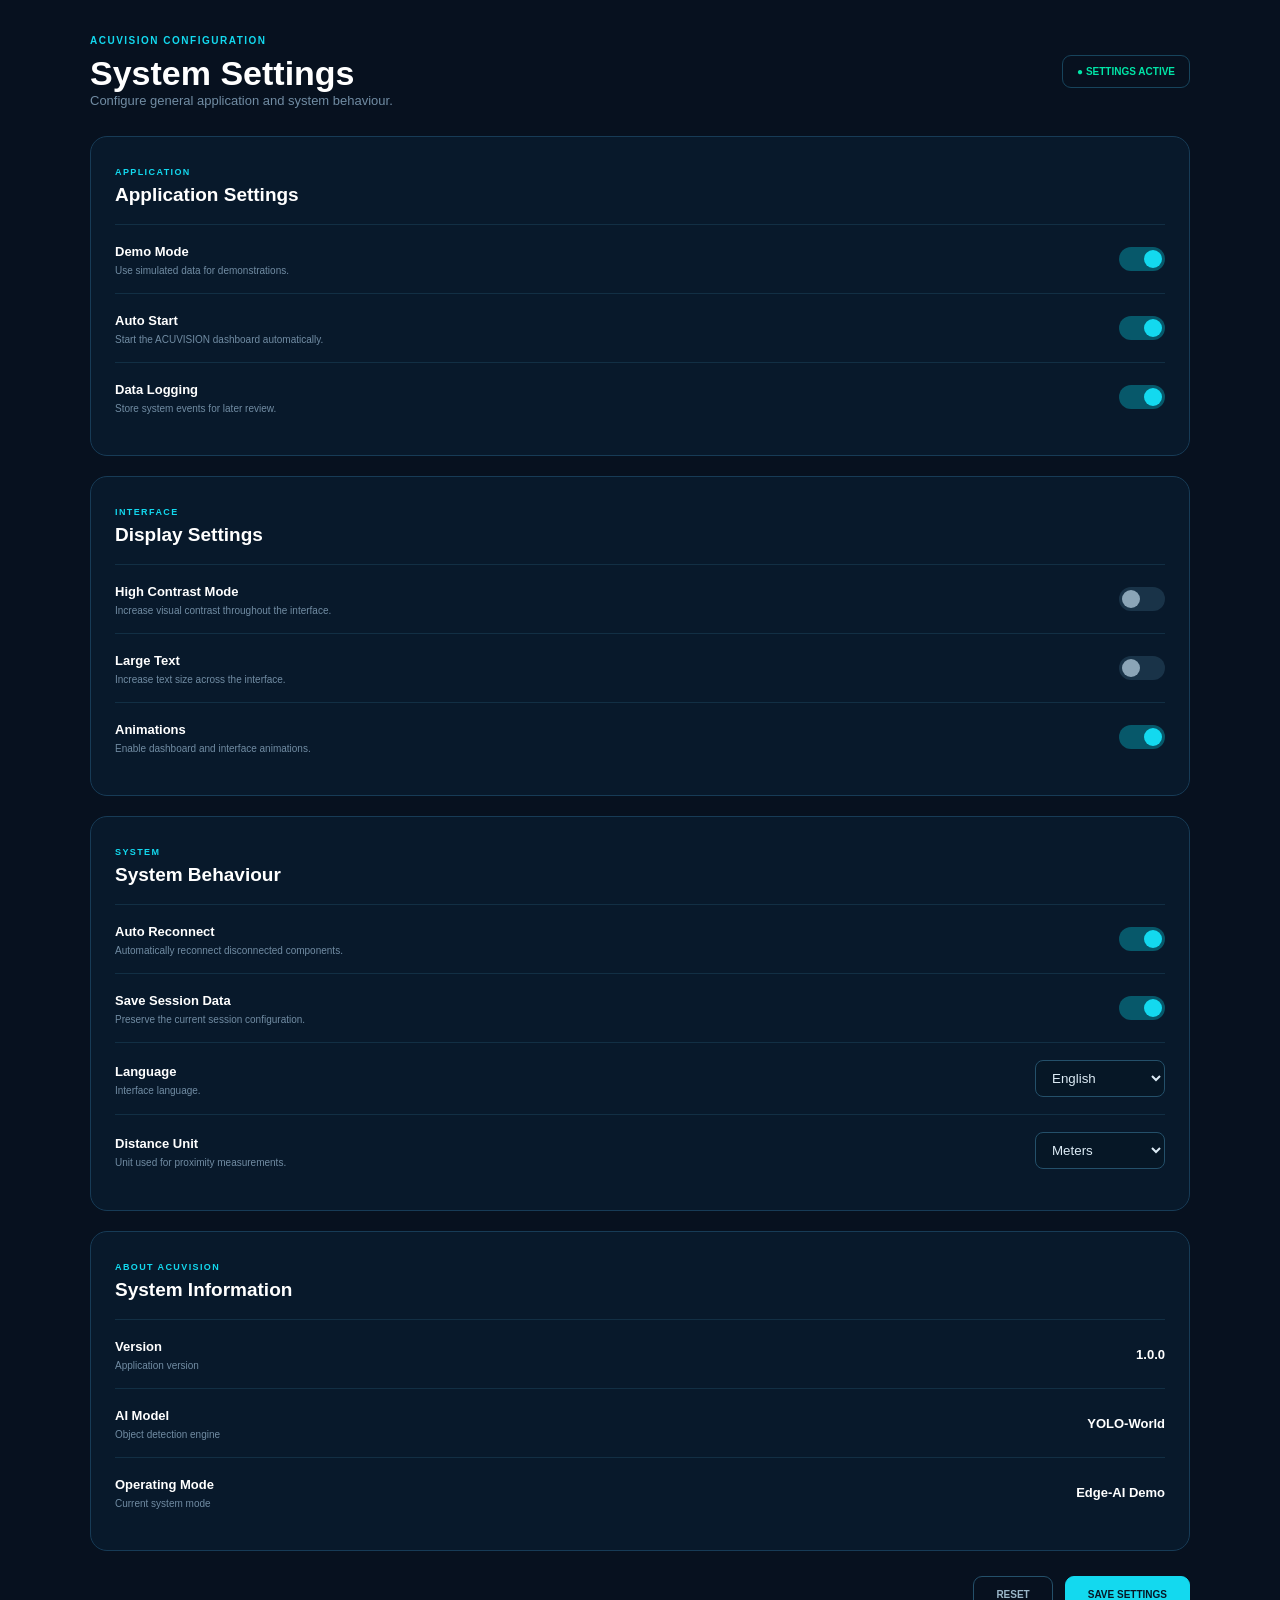
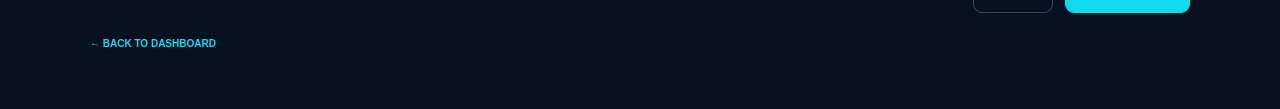
<file: frontend/pages/settings.html>
<!DOCTYPE html>
<html lang="en">

<head>

    <meta charset="UTF-8">
    <meta name="viewport" content="width=device-width, initial-scale=1.0">

    <title>ACUVISION | System Settings</title>

    <link rel="stylesheet" href="../css/style.css">
    <link rel="stylesheet" href="../css/dashboard.css">
    <link rel="stylesheet" href="../css/settings.css">

</head>

<body>

<main class="settings-page">

    <!-- HEADER -->

    <header class="settings-header">

        <div>

            <div class="settings-label">
                ACUVISION CONFIGURATION
            </div>

            <h1>
                System Settings
            </h1>

            <p>
                Configure general application and system behaviour.
            </p>

        </div>

        <div class="settings-status">
            ● SETTINGS ACTIVE
        </div>

    </header>


    <!-- APPLICATION -->

    <section class="settings-section">

        <div class="section-heading">

            <span>APPLICATION</span>

            <h2>
                Application Settings
            </h2>

        </div>


        <div class="setting-item">

            <div>
                <strong>Demo Mode</strong>
                <p>
                    Use simulated data for demonstrations.
                </p>
            </div>

            <label class="switch">

                <input
                    type="checkbox"
                    id="demoMode"
                    checked>

                <span class="slider"></span>

            </label>

        </div>


        <div class="setting-item">

            <div>
                <strong>Auto Start</strong>
                <p>
                    Start the ACUVISION dashboard automatically.
                </p>
            </div>

            <label class="switch">

                <input
                    type="checkbox"
                    id="autoStart"
                    checked>

                <span class="slider"></span>

            </label>

        </div>


        <div class="setting-item">

            <div>
                <strong>Data Logging</strong>
                <p>
                    Store system events for later review.
                </p>
            </div>

            <label class="switch">

                <input
                    type="checkbox"
                    id="dataLogging"
                    checked>

                <span class="slider"></span>

            </label>

        </div>

    </section>


    <!-- INTERFACE -->

    <section class="settings-section">

        <div class="section-heading">

            <span>INTERFACE</span>

            <h2>
                Display Settings
            </h2>

        </div>


        <div class="setting-item">

            <div>
                <strong>High Contrast Mode</strong>
                <p>
                    Increase visual contrast throughout the interface.
                </p>
            </div>

            <label class="switch">

                <input
                    type="checkbox"
                    id="highContrast">

                <span class="slider"></span>

            </label>

        </div>


        <div class="setting-item">

            <div>
                <strong>Large Text</strong>
                <p>
                    Increase text size across the interface.
                </p>
            </div>

            <label class="switch">

                <input
                    type="checkbox"
                    id="largeText">

                <span class="slider"></span>

            </label>

        </div>


        <div class="setting-item">

            <div>
                <strong>Animations</strong>
                <p>
                    Enable dashboard and interface animations.
                </p>
            </div>

            <label class="switch">

                <input
                    type="checkbox"
                    id="animations"
                    checked>

                <span class="slider"></span>

            </label>

        </div>

    </section>


    <!-- SYSTEM -->

    <section class="settings-section">

        <div class="section-heading">

            <span>SYSTEM</span>

            <h2>
                System Behaviour
            </h2>

        </div>


        <div class="setting-item">

            <div>
                <strong>Auto Reconnect</strong>
                <p>
                    Automatically reconnect disconnected components.
                </p>
            </div>

            <label class="switch">

                <input
                    type="checkbox"
                    id="autoReconnect"
                    checked>

                <span class="slider"></span>

            </label>

        </div>


        <div class="setting-item">

            <div>
                <strong>Save Session Data</strong>
                <p>
                    Preserve the current session configuration.
                </p>
            </div>

            <label class="switch">

                <input
                    type="checkbox"
                    id="saveSession"
                    checked>

                <span class="slider"></span>

            </label>

        </div>


        <div class="setting-item">

            <div>
                <strong>Language</strong>
                <p>
                    Interface language.
                </p>
            </div>

            <select id="language">

                <option selected>
                    English
                </option>

            </select>

        </div>


        <div class="setting-item">

            <div>
                <strong>Distance Unit</strong>
                <p>
                    Unit used for proximity measurements.
                </p>
            </div>

            <select id="distanceUnit">

                <option selected>
                    Meters
                </option>

                <option>
                    Feet
                </option>

            </select>

        </div>

    </section>


    <!-- ABOUT -->

    <section class="settings-section">

        <div class="section-heading">

            <span>ABOUT ACUVISION</span>

            <h2>
                System Information
            </h2>

        </div>


        <div class="setting-item">

            <div>
                <strong>Version</strong>
                <p>Application version</p>
            </div>

            <strong>
                1.0.0
            </strong>

        </div>


        <div class="setting-item">

            <div>
                <strong>AI Model</strong>
                <p>Object detection engine</p>
            </div>

            <strong>
                YOLO-World
            </strong>

        </div>


        <div class="setting-item">

            <div>
                <strong>Operating Mode</strong>
                <p>Current system mode</p>
            </div>

            <strong>
                Edge-AI Demo
            </strong>

        </div>

    </section>


    <!-- ACTIONS -->

    <div class="settings-actions">

        <button
            id="resetSettings"
            class="reset-button">

            RESET

        </button>


        <button
            id="saveSettings"
            class="save-button">

            SAVE SETTINGS

        </button>

    </div>


    <div class="navigation-buttons">

        <a href="../dashboard.html">
            ← BACK TO DASHBOARD
        </a>

    </div>

</main>


<script src="../js/settings.js?v=3"></script>

</body>

</html>
</file>
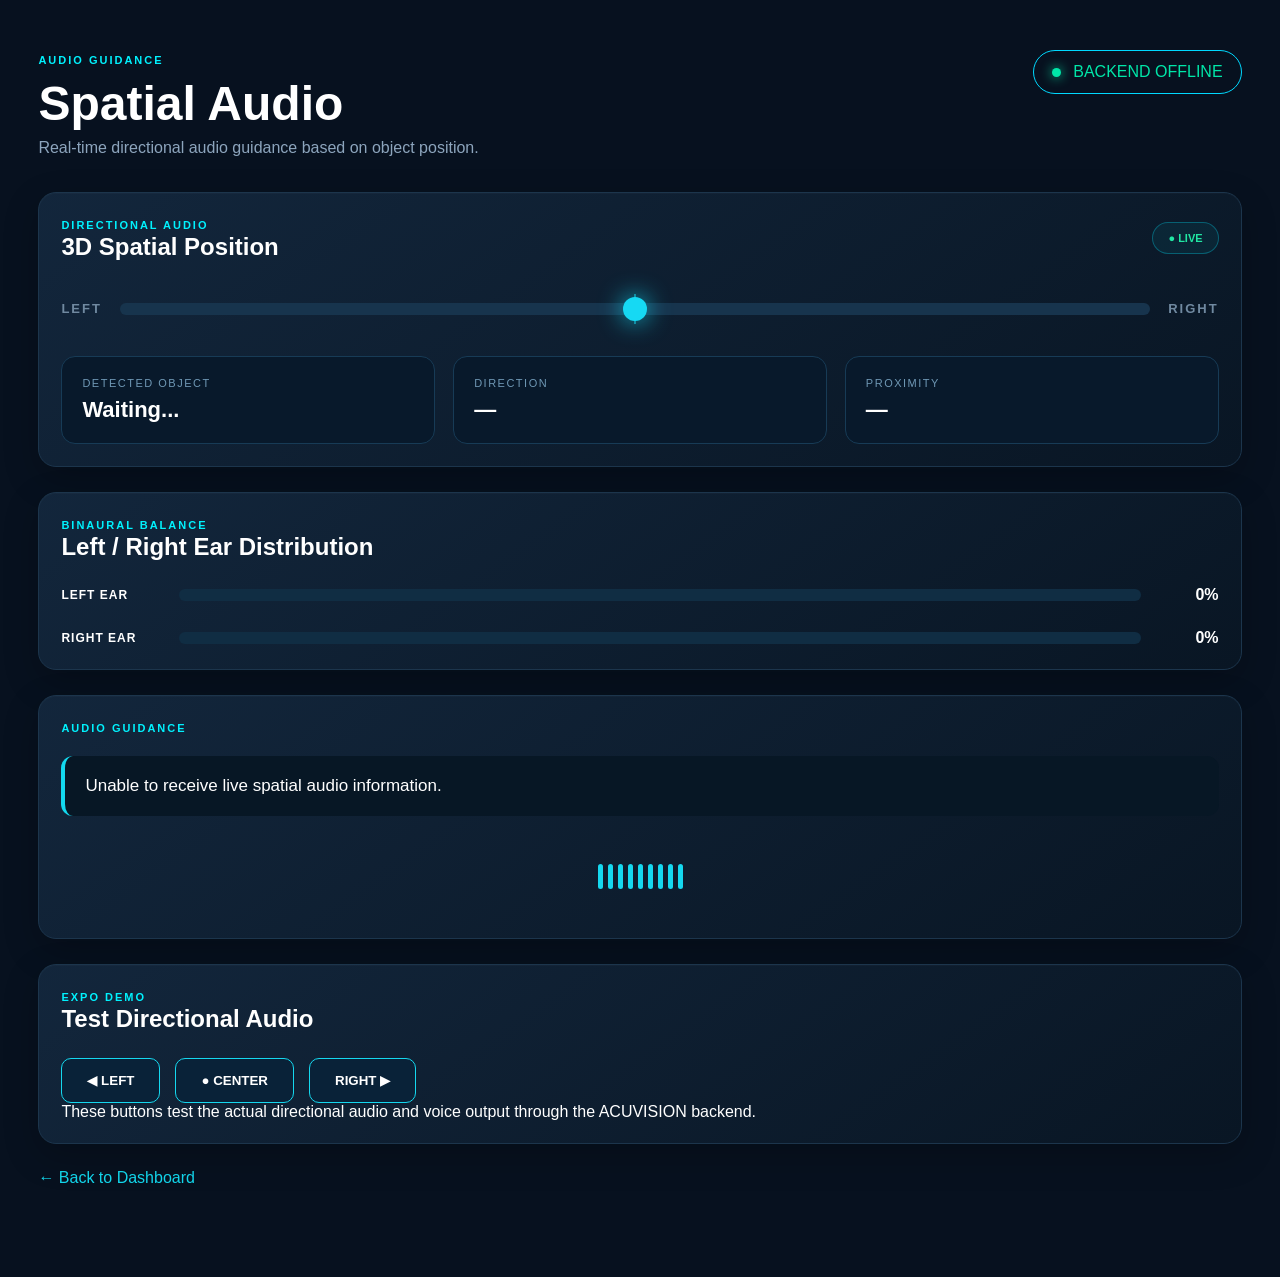
<file: frontend/pages/spatial-audio.html>
<!DOCTYPE html>
<html lang="en">

<head>

    <meta charset="UTF-8">

    <meta
        name="viewport"
        content="width=device-width, initial-scale=1.0">

    <title>ACUVISION | Spatial Audio</title>

    <link
        rel="stylesheet"
        href="../css/style.css">

    <link
        rel="stylesheet"
        href="../css/dashboard.css">

    <link
        rel="stylesheet"
        href="../css/responsive.css">

</head>


<body>

<main class="page-container">


    <!-- =====================================================
         HEADER
    ====================================================== -->

    <header class="page-header">

        <div>

            <span class="section-label">
                AUDIO GUIDANCE
            </span>

            <h1>
                Spatial Audio
            </h1>

            <p class="subtitle">
                Real-time directional audio guidance based on object position.
            </p>

        </div>


        <div
            class="status-badge"
            id="audioStatus">

            <span class="status-dot"></span>

            CHECKING

        </div>

    </header>



    <!-- =====================================================
         MAIN SPATIAL AUDIO
    ====================================================== -->

    <section class="card spatial-audio-main">

        <div class="card-header">

            <div>

                <span class="section-label">
                    DIRECTIONAL AUDIO
                </span>

                <h2>
                    3D Spatial Position
                </h2>

            </div>


            <span
                class="live-indicator"
                id="liveIndicator">

                ● LIVE

            </span>

        </div>



        <!-- =================================================
             DIRECTION TRACK
        ================================================== -->

        <div class="audio-direction">

            <div class="direction-label left">
                LEFT
            </div>


            <div class="direction-track">

                <div
                    class="direction-marker"
                    id="directionMarker">
                </div>

            </div>


            <div class="direction-label right">
                RIGHT
            </div>

        </div>



        <!-- =================================================
             OBJECT INFORMATION
        ================================================== -->

        <div class="audio-object-info">


            <div class="info-box">

                <span>
                    DETECTED OBJECT
                </span>

                <strong id="audioObject">
                    Waiting...
                </strong>

            </div>


            <div class="info-box">

                <span>
                    DIRECTION
                </span>

                <strong id="audioDirection">
                    —
                </strong>

            </div>


            <div class="info-box">

                <span>
                    PROXIMITY
                </span>

                <strong id="audioProximity">
                    —
                </strong>

            </div>

        </div>

    </section>



    <!-- =====================================================
         EAR BALANCE
    ====================================================== -->

    <section class="card ear-balance">

        <div class="card-header">

            <div>

                <span class="section-label">
                    BINAURAL BALANCE
                </span>

                <h2>
                    Left / Right Ear Distribution
                </h2>

            </div>

        </div>



        <!-- LEFT EAR -->

        <div class="ear-row">

            <div class="ear-name">
                LEFT EAR
            </div>


            <div class="ear-bar">

                <div
                    class="ear-fill left-ear"
                    id="leftEarFill"
                    style="width:0%">
                </div>

            </div>


            <div
                class="ear-value"
                id="leftEarValue">

                0%

            </div>

        </div>



        <!-- RIGHT EAR -->

        <div class="ear-row">

            <div class="ear-name">
                RIGHT EAR
            </div>


            <div class="ear-bar">

                <div
                    class="ear-fill right-ear"
                    id="rightEarFill"
                    style="width:0%">
                </div>

            </div>


            <div
                class="ear-value"
                id="rightEarValue">

                0%

            </div>

        </div>

    </section>



    <!-- =====================================================
         AUDIO GUIDANCE
    ====================================================== -->

    <section class="card guidance-card">

        <span class="section-label">
            AUDIO GUIDANCE
        </span>


        <div
            class="guidance-message"
            id="guidanceMessage">

            Waiting for live object detection...

        </div>


        <div class="audio-wave">

            <span></span>
            <span></span>
            <span></span>
            <span></span>
            <span></span>
            <span></span>
            <span></span>
            <span></span>
            <span></span>

        </div>

    </section>



    <!-- =====================================================
         EXPO DEMO
    ====================================================== -->

    <section class="card demo-controls">

        <div class="card-header">

            <div>

                <span class="section-label">
                    EXPO DEMO
                </span>

                <h2>
                    Test Directional Audio
                </h2>

            </div>

        </div>


        <div class="direction-buttons">


            <button
                type="button"
                class="audio-demo-btn"
                onclick="testAudioDirection('LEFT')">

                ◀ LEFT

            </button>


            <button
                type="button"
                class="audio-demo-btn"
                onclick="testAudioDirection('CENTER')">

                ● CENTER

            </button>


            <button
                type="button"
                class="audio-demo-btn"
                onclick="testAudioDirection('RIGHT')">

                RIGHT ▶

            </button>

        </div>


        <p class="demo-note">
            These buttons test the actual directional audio and
            voice output through the ACUVISION backend.
        </p>

    </section>



    <!-- =====================================================
         BACK TO DASHBOARD
    ====================================================== -->

    <div class="page-navigation">

        <a
            href="../dashboard.html">

            ← Back to Dashboard

        </a>

    </div>


</main>



<!-- =========================================================
     JAVASCRIPT
========================================================= -->

<script src="../js/api.js"></script>

<script src="../js/audio-visualizer.js?v=2"></script>


</body>

</html>
</file>
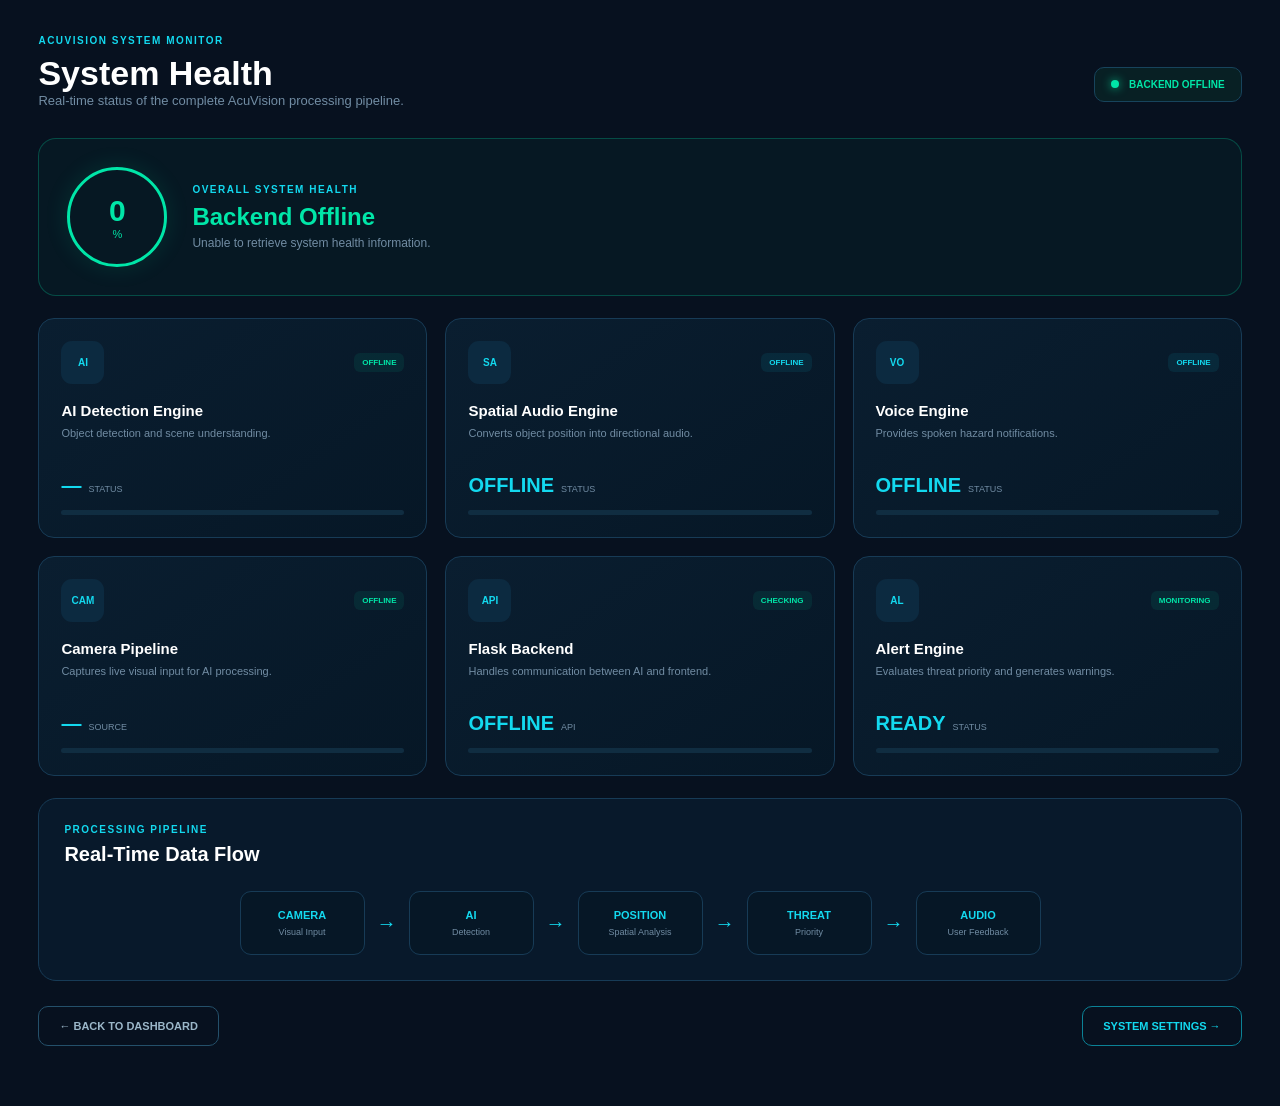
<file: frontend/pages/system-health.html>
<!DOCTYPE html>
<html lang="en">

<head>

    <meta charset="UTF-8">

    <meta
        name="viewport"
        content="width=device-width, initial-scale=1.0">

    <title>ACUVISION | System Health</title>

    <link
        rel="stylesheet"
        href="../css/style.css">

    <link
        rel="stylesheet"
        href="../css/dashboard.css">

    <link
        rel="stylesheet"
        href="../css/system-health.css">

    <link
        rel="stylesheet"
        href="../css/responsive.css">

</head>


<body>

<main class="system-page">


    <!-- =====================================================
         HEADER
    ====================================================== -->

    <header class="system-header">

        <div>

            <div class="system-label">
                ACUVISION SYSTEM MONITOR
            </div>

            <h1>
                System Health
            </h1>

            <p>
                Real-time status of the complete AcuVision processing pipeline.
            </p>

        </div>


        <div
            class="system-status"
            id="systemStatus">

            <span class="status-dot"></span>

            CHECKING

        </div>

    </header>



    <!-- =====================================================
         OVERALL SYSTEM
    ====================================================== -->

    <section class="system-overview">

        <div class="system-score">

            <div class="score-circle">

                <span id="healthScore">
                    —
                </span>

                <small>
                    %
                </small>

            </div>

        </div>


        <div class="overview-content">

            <div class="system-label">
                OVERALL SYSTEM HEALTH
            </div>

            <h2 id="overallSystemStatus">
                Checking...
            </h2>

            <p id="overallSystemDescription">
                Checking the ACUVISION processing pipeline.
            </p>

        </div>

    </section>



    <!-- =====================================================
         CORE ENGINES
    ====================================================== -->

    <section class="engine-grid">


        <!-- =================================================
             AI DETECTION
        ================================================== -->

        <div class="engine-card">

            <div class="engine-top">

                <div class="engine-icon">
                    AI
                </div>

                <span
                    id="aiBadge"
                    class="active-badge">

                    CHECKING

                </span>

            </div>


            <h3>
                AI Detection Engine
            </h3>

            <p>
                Object detection and scene understanding.
            </p>


            <div class="engine-value">

                <strong id="aiFPS">
                    —
                </strong>

                <span>
                    STATUS
                </span>

            </div>


            <div class="engine-progress">

                <div
                    id="aiProgress"
                    style="width:0%">
                </div>

            </div>

        </div>



        <!-- =================================================
             SPATIAL AUDIO
        ================================================== -->

        <div class="engine-card">

            <div class="engine-top">

                <div class="engine-icon">
                    SA
                </div>

                <span
                    id="audioBadge"
                    class="ready-badge">

                    NOT VERIFIED

                </span>

            </div>


            <h3>
                Spatial Audio Engine
            </h3>

            <p>
                Converts object position into directional audio.
            </p>


            <div class="engine-value">

                <strong id="audioValue">
                    —
                </strong>

                <span>
                    STATUS
                </span>

            </div>


            <div class="engine-progress">

                <div
                    id="audioProgress"
                    style="width:0%">
                </div>

            </div>

        </div>



        <!-- =================================================
             VOICE
        ================================================== -->

        <div class="engine-card">

            <div class="engine-top">

                <div class="engine-icon">
                    VO
                </div>

                <span
                    id="voiceBadge"
                    class="ready-badge">

                    NOT VERIFIED

                </span>

            </div>


            <h3>
                Voice Engine
            </h3>

            <p>
                Provides spoken hazard notifications.
            </p>


            <div class="engine-value">

                <strong id="voiceValue">
                    —
                </strong>

                <span>
                    STATUS
                </span>

            </div>


            <div class="engine-progress">

                <div
                    id="voiceProgress"
                    style="width:0%">
                </div>

            </div>

        </div>



        <!-- =================================================
             CAMERA
        ================================================== -->

        <div class="engine-card">

            <div class="engine-top">

                <div class="engine-icon">
                    CAM
                </div>

                <span
                    id="cameraBadge"
                    class="active-badge">

                    CHECKING

                </span>

            </div>


            <h3>
                Camera Pipeline
            </h3>

            <p>
                Captures live visual input for AI processing.
            </p>


            <div class="engine-value">

                <strong id="cameraValue">
                    —
                </strong>

                <span>
                    SOURCE
                </span>

            </div>


            <div class="engine-progress">

                <div
                    id="cameraProgress"
                    style="width:0%">
                </div>

            </div>

        </div>



        <!-- =================================================
             BACKEND
        ================================================== -->

        <div class="engine-card">

            <div class="engine-top">

                <div class="engine-icon">
                    API
                </div>

                <span
                    id="backendBadge"
                    class="connected-badge">

                    CHECKING

                </span>

            </div>


            <h3>
                Flask Backend
            </h3>

            <p>
                Handles communication between AI and frontend.
            </p>


            <div class="engine-value">

                <strong id="apiStatus">
                    CHECKING
                </strong>

                <span>
                    API
                </span>

            </div>


            <div class="engine-progress">

                <div
                    id="backendProgress"
                    style="width:0%">
                </div>

            </div>

        </div>



        <!-- =================================================
             ALERT ENGINE
        ================================================== -->

        <div class="engine-card">

            <div class="engine-top">

                <div class="engine-icon">
                    AL
                </div>

                <span
                    id="alertBadge"
                    class="active-badge">

                    MONITORING

                </span>

            </div>


            <h3>
                Alert Engine
            </h3>

            <p>
                Evaluates threat priority and generates warnings.
            </p>


            <div class="engine-value">

                <strong id="alertValue">
                    READY
                </strong>

                <span>
                    STATUS
                </span>

            </div>


            <div class="engine-progress">

                <div
                    id="alertProgress"
                    style="width:0%">
                </div>

            </div>

        </div>

    </section>



    <!-- =====================================================
         PIPELINE
    ====================================================== -->

    <section class="pipeline-card">

        <div class="system-label">
            PROCESSING PIPELINE
        </div>

        <h2>
            Real-Time Data Flow
        </h2>


        <div class="pipeline">


            <div class="pipeline-node">

                <strong>
                    CAMERA
                </strong>

                <span>
                    Visual Input
                </span>

            </div>


            <div class="pipeline-arrow">
                →
            </div>


            <div class="pipeline-node">

                <strong>
                    AI
                </strong>

                <span>
                    Detection
                </span>

            </div>


            <div class="pipeline-arrow">
                →
            </div>


            <div class="pipeline-node">

                <strong>
                    POSITION
                </strong>

                <span>
                    Spatial Analysis
                </span>

            </div>


            <div class="pipeline-arrow">
                →
            </div>


            <div class="pipeline-node">

                <strong>
                    THREAT
                </strong>

                <span>
                    Priority
                </span>

            </div>


            <div class="pipeline-arrow">
                →
            </div>


            <div class="pipeline-node">

                <strong>
                    AUDIO
                </strong>

                <span>
                    User Feedback
                </span>

            </div>

        </div>

    </section>



    <!-- =====================================================
         ACTIONS
    ====================================================== -->

    <div class="system-actions">


        <a
            href="../dashboard.html"
            class="back-button">

            ← BACK TO DASHBOARD

        </a>


        <a
            href="settings.html"
            class="next-button">

            SYSTEM SETTINGS →

        </a>


    </div>


</main>


<!-- =========================================================
     JAVASCRIPT
========================================================= -->

<script src="../js/api.js"></script>

<script src="../js/system-health.js?v=2"></script>


</body>

</html>
</file>
<file: frontend/css/style.css>
* {
    margin: 0;
    padding: 0;
    box-sizing: border-box;
}

body {
    font-family: Arial, Helvetica, sans-serif;
    background: #07111f;
    color: white;
}

.login-page {
    min-height: 100vh;

    display: flex;
    justify-content: center;
    align-items: center;

    padding: 30px;

    background:
        radial-gradient(
            circle at 20% 20%,
            rgba(0, 242, 254, 0.12),
            transparent 35%
        ),
        radial-gradient(
            circle at 80% 80%,
            rgba(99, 102, 241, 0.12),
            transparent 35%
        ),
        #07111f;
}

.login-card {
    width: 430px;

    padding: 40px;

    border: 1px solid rgba(0, 242, 254, 0.25);

    border-radius: 22px;

    background: rgba(15, 23, 42, 0.88);

    box-shadow:
        0 25px 80px rgba(0, 0, 0, 0.5),
        0 0 35px rgba(0, 242, 254, 0.08);

    backdrop-filter: blur(18px);
}

.brand {
    text-align: center;
    margin-bottom: 35px;
}

.brand-icon {
    width: 60px;
    height: 60px;

    margin: auto;
    margin-bottom: 15px;

    display: flex;
    align-items: center;
    justify-content: center;

    border-radius: 50%;

    color: #00f2fe;

    border: 2px solid #00f2fe;

    font-size: 28px;

    box-shadow:
        0 0 25px rgba(0, 242, 254, 0.4);
}

.brand h1 {
    font-size: 32px;
    letter-spacing: 5px;
}

.brand p {
    margin-top: 8px;
    color: #94a3b8;
    font-size: 13px;
}

.login-header {
    margin-bottom: 25px;
}

.login-header h2 {
    font-size: 22px;
}

.login-header p {
    margin-top: 8px;
    color: #94a3b8;
    font-size: 13px;
}

.input-group {
    margin-bottom: 20px;
}

.input-group label {
    display: block;
    margin-bottom: 8px;

    color: #cbd5e1;

    font-size: 13px;
}

.input-group input {
    width: 100%;

    padding: 14px 15px;

    border-radius: 10px;

    border: 1px solid #334155;

    background: #0f172a;

    color: white;

    outline: none;

    font-size: 14px;
}

.input-group input:focus {
    border-color: #00f2fe;

    box-shadow:
        0 0 0 2px rgba(0, 242, 254, 0.1);
}

.login-btn,
.expo-btn {
    width: 100%;

    padding: 14px;

    border-radius: 10px;

    font-size: 15px;

    font-weight: bold;

    cursor: pointer;

    transition: 0.2s;
}

.login-btn {
    border: none;

    background: #00f2fe;

    color: #06111f;
}

.login-btn:hover {
    box-shadow:
        0 0 25px rgba(0, 242, 254, 0.35);
}

.divider {
    display: flex;
    align-items: center;

    margin: 25px 0;

    color: #64748b;

    font-size: 12px;
}

.divider::before,
.divider::after {
    content: "";

    flex: 1;

    height: 1px;

    background: #334155;
}

.divider span {
    padding: 0 12px;
}

.expo-btn {
    border: 1px solid #f59e0b;

    background: rgba(245, 158, 11, 0.08);

    color: #fbbf24;
}

.expo-btn:hover {
    background: rgba(245, 158, 11, 0.18);
}

.demo-text {
    text-align: center;

    margin-top: 10px;

    color: #64748b;

    font-size: 11px;
}

.system-status {
    margin-top: 25px;

    padding: 10px;

    text-align: center;

    border-radius: 8px;

    background: rgba(34, 197, 94, 0.08);

    color: #86efac;

    font-size: 11px;
}

.status-dot {
    display: inline-block;

    width: 7px;
    height: 7px;

    margin-right: 6px;

    border-radius: 50%;

    background: #22c55e;

    box-shadow:
        0 0 10px #22c55e;
}

@media (max-width: 500px) {

    .login-card {
        width: 100%;
        padding: 30px 25px;
    }

}
/* =========================================================
   ACUVISION — DASHBOARD DESIGN
   ========================================================= */

.dashboard-container {
    width: 100%;
    max-width: 1500px;
    margin: 0 auto;
    padding: 30px 35px 40px;
}

/* ---------- PAGE HEADER ---------- */

.page-heading {
    display: flex;
    justify-content: space-between;
    align-items: flex-start;
    margin-bottom: 28px;
}

.page-heading h2 {
    margin: 8px 0 8px;
    font-size: 38px;
    line-height: 1.1;
    color: #f5f9ff;
}

.page-heading h2 span {
    color: #00e5ff;
}

.eyebrow,
.card-label {
    color: #00e5ff;
    font-size: 11px;
    font-weight: 700;
    letter-spacing: 2px;
}

.heading-description {
    max-width: 650px;
    color: #8398ad;
    font-size: 14px;
    line-height: 1.6;
}

.live-indicator {
    display: flex;
    align-items: center;
    gap: 7px;
    padding: 9px 15px;
    border: 1px solid rgba(0, 229, 255, 0.3);
    border-radius: 30px;
    background: rgba(0, 229, 255, 0.06);
    color: #21e6a3;
    font-size: 11px;
    font-weight: 700;
}

.live-indicator span {
    width: 8px;
    height: 8px;
    border-radius: 50%;
    background: #21e6a3;
    box-shadow: 0 0 12px #21e6a3;
}

/* ---------- DASHBOARD GRID ---------- */

.dashboard-grid {
    display: grid;
    grid-template-columns: 2fr 1fr;
    gap: 20px;
}

/* ---------- CARDS ---------- */

.card {
    position: relative;
    overflow: hidden;
    padding: 22px;
    border: 1px solid #1c354c;
    border-radius: 18px;
    background:
        linear-gradient(
            145deg,
            rgba(19, 39, 61, 0.96),
            rgba(9, 22, 36, 0.98)
        );
    box-shadow:
        0 12px 35px rgba(0, 0, 0, 0.22),
        inset 0 1px 0 rgba(255, 255, 255, 0.02);
    transition: 0.25s ease;
}

.card:hover {
    border-color: rgba(0, 229, 255, 0.35);
    transform: translateY(-2px);
}

.card-header {
    display: flex;
    justify-content: space-between;
    align-items: center;
    margin-bottom: 18px;
}

.card h3 {
    margin-top: 6px;
    font-size: 18px;
    color: #eef7ff;
}

/* ---------- CAMERA ---------- */

.camera-card {
    min-height: 455px;
}

.camera-mode {
    padding: 7px 11px;
    border: 1px solid #24506a;
    border-radius: 8px;
    color: #00e5ff;
    background: rgba(0, 229, 255, 0.05);
    font-size: 10px;
    font-weight: 700;
}

.camera-screen {
    position: relative;
    height: 320px;
    overflow: hidden;
    border: 1px solid #17344c;
    border-radius: 14px;
    background:
        linear-gradient(
            rgba(0, 229, 255, 0.045) 1px,
            transparent 1px
        ),
        linear-gradient(
            90deg,
            rgba(0, 229, 255, 0.045) 1px,
            transparent 1px
        ),
        #040c16;
    background-size: 40px 40px;
}

/* Scan line */

.camera-screen::after {
    content: "";
    position: absolute;
    left: 0;
    right: 0;
    top: 0;
    height: 2px;
    background: linear-gradient(
        90deg,
        transparent,
        #00e5ff,
        transparent
    );
    opacity: 0.5;
    animation: scan 4s linear infinite;
}

@keyframes scan {
    0% {
        top: 0;
    }

    100% {
        top: 100%;
    }
}

.camera-placeholder {
    position: absolute;
    inset: 0;
    display: flex;
    align-items: center;
    justify-content: center;
    flex-direction: column;
}

.camera-icon {
    margin-bottom: 12px;
    color: #00e5ff;
    font-size: 48px;
    text-shadow: 0 0 20px rgba(0, 229, 255, 0.5);
}

.camera-placeholder h3 {
    color: #dce9f5;
}

.camera-placeholder p {
    margin: 7px 0 15px;
    color: #718ba3;
    font-size: 12px;
}

.camera-status {
    color: #21e6a3;
    font-size: 10px;
    font-weight: 700;
}

/* Detection box */

.detection-box {
    position: absolute;
    left: 24%;
    top: 20%;
    width: 25%;
    height: 48%;
    border: 2px solid #00e5ff;
    box-shadow:
        0 0 15px rgba(0, 229, 255, 0.2);
}

.box-label {
    position: absolute;
    top: -25px;
    left: -2px;
    padding: 5px 8px;
    background: #00e5ff;
    color: #03101a;
    font-size: 9px;
    font-weight: 800;
}

/* Corner markers */

.detection-box::before,
.detection-box::after {
    content: "";
    position: absolute;
    width: 12px;
    height: 12px;
    border-color: #00e5ff;
}

.detection-box::before {
    top: -2px;
    left: -2px;
    border-top: 3px solid;
    border-left: 3px solid;
}

.detection-box::after {
    bottom: -2px;
    right: -2px;
    border-bottom: 3px solid;
    border-right: 3px solid;
}

.camera-footer {
    display: flex;
    justify-content: space-between;
    margin-top: 14px;
    color: #6d859b;
    font-size: 10px;
}

.camera-footer strong {
    color: #21e6a3;
}

/* ---------- HAZARD ---------- */

.hazard-card {
    min-height: 455px;
}

.hazard-icon {
    display: flex;
    align-items: center;
    justify-content: center;
    width: 58px;
    height: 58px;
    margin: 25px 0 18px;
    border: 1px solid rgba(255, 107, 74, 0.35);
    border-radius: 15px;
    background: rgba(255, 107, 74, 0.08);
    color: #ff6b4a;
    font-size: 28px;
    font-weight: 800;
    box-shadow: 0 0 25px rgba(255, 107, 74, 0.08);
}

.hazard-card h3 {
    font-size: 25px;
}

.hazard-description {
    color: #728aa0;
    font-size: 12px;
    line-height: 1.5;
}

.hazard-information {
    display: grid;
    grid-template-columns: repeat(3, 1fr);
    gap: 8px;
    margin-top: 30px;
}

.hazard-information div {
    padding: 12px;
    border-radius: 10px;
    background: #091725;
}

.hazard-information span {
    display: block;
    margin-bottom: 7px;
    color: #617b91;
    font-size: 8px;
    letter-spacing: 1px;
}

.hazard-information strong {
    color: #dce9f5;
    font-size: 12px;
}

/* ---------- SPATIAL AUDIO ---------- */

.audio-card {
    min-height: 270px;
}

.audio-status {
    color: #21e6a3;
    font-size: 10px;
    font-weight: 700;
}

.audio-direction {
    display: flex;
    align-items: center;
    gap: 12px;
    margin-top: 25px;
    color: #7089a0;
    font-size: 9px;
    font-weight: 700;
}

.audio-track {
    position: relative;
    flex: 1;
    height: 8px;
    border-radius: 20px;
    background: linear-gradient(
        90deg,
        #214a62,
        #162d42,
        #214a62
    );
}

.audio-center {
    position: absolute;
    left: 50%;
    top: -5px;
    width: 2px;
    height: 18px;
    background: #637b91;
}

.audio-position {
    position: absolute;
    left: 35%;
    top: -5px;
    width: 18px;
    height: 18px;
    border: 3px solid #07111f;
    border-radius: 50%;
    background: #00e5ff;
    box-shadow: 0 0 16px #00e5ff;
}

.ear-levels {
    margin-top: 30px;
}

.ear {
    display: grid;
    grid-template-columns: 75px 1fr 40px;
    gap: 10px;
    align-items: center;
    margin-bottom: 15px;
}

.ear span,
.ear strong {
    color: #8499ad;
    font-size: 9px;
}

.volume-bar {
    height: 7px;
    overflow: hidden;
    border-radius: 20px;
    background: #172e43;
}

.volume-fill {
    height: 100%;
    width: 50%;
    border-radius: 20px;
    background: #00e5ff;
    box-shadow: 0 0 10px rgba(0, 229, 255, 0.4);
}

/* ---------- PROXIMITY ---------- */

.proximity-card {
    min-height: 270px;
}

.proximity-value {
    margin: 25px 0 18px;
}

.proximity-value span {
    color: #21e6a3;
    font-size: 32px;
    font-weight: 800;
}

.distance-meter {
    margin-top: 15px;
}

.meter-track {
    height: 9px;
    overflow: hidden;
    border-radius: 20px;
    background: #172e43;
}

.meter-fill {
    width: 25%;
    height: 100%;
    border-radius: 20px;
    background: #21e6a3;
    box-shadow: 0 0 12px rgba(33, 230, 163, 0.4);
}

.meter-labels {
    display: flex;
    justify-content: space-between;
    margin-top: 8px;
    color: #607991;
    font-size: 8px;
}

.small-info {
    margin-top: 20px;
    color: #607991;
    font-size: 10px;
}

/* ---------- PRIORITY ---------- */

.priority-card {
    min-height: 270px;
}

.priority-score {
    margin: 25px 0 15px;
}

.priority-score strong {
    color: #00e5ff;
    font-size: 43px;
}

.priority-score span {
    color: #617b91;
    font-size: 13px;
}

.priority-bar {
    height: 8px;
    overflow: hidden;
    border-radius: 20px;
    background: #172e43;
}

.priority-fill {
    width: 10%;
    height: 100%;
    border-radius: 20px;
    background: #00e5ff;
}

.priority-card p:last-child {
    margin-top: 15px;
    color: #6d859b;
    font-size: 10px;
}

/* ---------- SYSTEM ---------- */

.system-card {
    min-height: 270px;
}

.system-row {
    display: flex;
    justify-content: space-between;
    padding: 13px 0;
    border-bottom: 1px solid #172c40;
    color: #9aafc2;
    font-size: 11px;
}

.system-row:last-child {
    border-bottom: none;
}

.green {
    color: #21e6a3;
}

.yellow {
    color: #ffc857;
}

/* ---------- OBJECT PERCEPTION ---------- */

.objects-card {
    margin-top: 20px;
}

.object-count {
    padding: 7px 10px;
    border-radius: 8px;
    background: rgba(0, 229, 255, 0.05);
    color: #00e5ff;
    font-size: 9px;
    font-weight: 700;
}

.objects-table {
    margin-top: 18px;
}

.object-row {
    display: grid;
    grid-template-columns: 2fr 1fr 1fr 1fr 1fr;
    align-items: center;
    padding: 15px;
    border-bottom: 1px solid #172c40;
    color: #b7c7d5;
    font-size: 11px;
}

.table-heading {
    color: #617b91;
    font-size: 8px;
    font-weight: 700;
    letter-spacing: 1px;
}

.object-dot {
    display: inline-block;
    width: 7px;
    height: 7px;
    margin-right: 8px;
    border-radius: 50%;
    background: #00e5ff;
    box-shadow: 0 0 7px #00e5ff;
}

.priority-high {
    color: #ff6b4a;
}

.priority-medium {
    color: #ffc857;
}

.priority-low {
    color: #21e6a3;
}

/* ---------- FOOTER ---------- */

.dashboard-footer {
    display: flex;
    justify-content: space-between;
    padding: 25px 5px 5px;
    color: #4f687f;
    font-size: 9px;
    letter-spacing: 0.5px;
}

/* ---------- RESPONSIVE ---------- */

@media (max-width: 1000px) {

    .dashboard-grid {
        grid-template-columns: 1fr;
    }

    .camera-card,
    .hazard-card {
        min-height: auto;
    }

    .system-status {
        display: none;
    }
}

@media (max-width: 650px) {

    .dashboard-container {
        padding: 20px;
    }

    .page-heading {
        flex-direction: column;
        gap: 15px;
    }

    .page-heading h2 {
        font-size: 29px;
    }

    .object-row {
        grid-template-columns: 1.5fr 1fr 1fr;
        gap: 10px;
    }

    .object-row span:nth-child(4),
    .object-row span:nth-child(5) {
        display: none;
    }

    .dashboard-footer {
        flex-direction: column;
        gap: 8px;
    }
}
</file>
<file: frontend/css/dashboard.css>
/* ACUVISION - Phase 1 placeholder */
 /*
=========================================================
   ACUVISION — DASHBOARD DESIGN
=========================================================
*/

.dashboard-container {
    width: 100%;
    max-width: 1500px;
    margin: 0 auto;
    padding: 30px 35px 40px;
}

/* ---------- PAGE HEADER ---------- */

.page-heading {
    display: flex;
    justify-content: space-between;
    align-items: flex-start;
    margin-bottom: 28px;
}

.page-heading h2 {
    margin: 8px 0 8px;
    font-size: 38px;
    line-height: 1.1;
    color: #f5f9ff;
}

.page-heading h2 span {
    color: #00e5ff;
}

.eyebrow,
.card-label {
    color: #00e5ff;
    font-size: 11px;
    font-weight: 700;
    letter-spacing: 2px;
}

.heading-description {
    max-width: 650px;
    color: #8398ad;
    font-size: 14px;
    line-height: 1.6;
}

.live-indicator {
    display: flex;
    align-items: center;
    gap: 7px;
    padding: 9px 15px;
    border: 1px solid rgba(0, 229, 255, 0.3);
    border-radius: 30px;
    background: rgba(0, 229, 255, 0.06);
    color: #21e6a3;
    font-size: 11px;
    font-weight: 700;
}

.live-indicator span {
    width: 8px;
    height: 8px;
    border-radius: 50%;
    background: #21e6a3;
    box-shadow: 0 0 12px #21e6a3;
}

/* ---------- DASHBOARD GRID ---------- */

.dashboard-grid {
    display: grid;
    grid-template-columns: 2fr 1fr;
    gap: 20px;
}

/* ---------- CARDS ---------- */

.card {
    position: relative;
    overflow: hidden;
    padding: 22px;
    border: 1px solid #1c354c;
    border-radius: 18px;
    background:
        linear-gradient(
            145deg,
            rgba(19, 39, 61, 0.96),
            rgba(9, 22, 36, 0.98)
        );
    box-shadow:
        0 12px 35px rgba(0, 0, 0, 0.22),
        inset 0 1px 0 rgba(255, 255, 255, 0.02);
    transition: 0.25s ease;
}

.card:hover {
    border-color: rgba(0, 229, 255, 0.35);
    transform: translateY(-2px);
}

.card-header {
    display: flex;
    justify-content: space-between;
    align-items: center;
    margin-bottom: 18px;
}

.card h3 {
    margin-top: 6px;
    font-size: 18px;
    color: #eef7ff;
}

/* ---------- CAMERA ---------- */

.camera-card {
    min-height: 455px;
}

.camera-mode {
    padding: 7px 11px;
    border: 1px solid #24506a;
    border-radius: 8px;
    color: #00e5ff;
    background: rgba(0, 229, 255, 0.05);
    font-size: 10px;
    font-weight: 700;
}

.camera-screen {
    position: relative;
    height: 320px;
    overflow: hidden;
    border: 1px solid #17344c;
    border-radius: 14px;
    background:
        linear-gradient(
            rgba(0, 229, 255, 0.045) 1px,
            transparent 1px
        ),
        linear-gradient(
            90deg,
            rgba(0, 229, 255, 0.045) 1px,
            transparent 1px
        ),
        #040c16;
    background-size: 40px 40px;
}

/* Scan line */

.camera-screen::after {
    content: "";
    position: absolute;
    left: 0;
    right: 0;
    top: 0;
    height: 2px;
    background: linear-gradient(
        90deg,
        transparent,
        #00e5ff,
        transparent
    );
    opacity: 0.5;
    animation: scan 4s linear infinite;
}

@keyframes scan {
    0% {
        top: 0;
    }

    100% {
        top: 100%;
    }
}

.camera-placeholder {
    position: absolute;
    inset: 0;
    display: flex;
    align-items: center;
    justify-content: center;
    flex-direction: column;
}

.camera-icon {
    margin-bottom: 12px;
    color: #00e5ff;
    font-size: 48px;
    text-shadow: 0 0 20px rgba(0, 229, 255, 0.5);
}

.camera-placeholder h3 {
    color: #dce9f5;
}

.camera-placeholder p {
    margin: 7px 0 15px;
    color: #718ba3;
    font-size: 12px;
}

.camera-status {
    color: #21e6a3;
    font-size: 10px;
    font-weight: 700;
}

/* Detection box */

.detection-box {
    position: absolute;
    left: 24%;
    top: 20%;
    width: 25%;
    height: 48%;
    border: 2px solid #00e5ff;
    box-shadow:
        0 0 15px rgba(0, 229, 255, 0.2);
}

.box-label {
    position: absolute;
    top: -25px;
    left: -2px;
    padding: 5px 8px;
    background: #00e5ff;
    color: #03101a;
    font-size: 9px;
    font-weight: 800;
}

/* Corner markers */

.detection-box::before,
.detection-box::after {
    content: "";
    position: absolute;
    width: 12px;
    height: 12px;
    border-color: #00e5ff;
}

.detection-box::before {
    top: -2px;
    left: -2px;
    border-top: 3px solid;
    border-left: 3px solid;
}

.detection-box::after {
    bottom: -2px;
    right: -2px;
    border-bottom: 3px solid;
    border-right: 3px solid;
}

.camera-footer {
    display: flex;
    justify-content: space-between;
    margin-top: 14px;
    color: #6d859b;
    font-size: 10px;
}

.camera-footer strong {
    color: #21e6a3;
}

/* ---------- HAZARD ---------- */

.hazard-card {
    min-height: 455px;
}

.hazard-icon {
    display: flex;
    align-items: center;
    justify-content: center;
    width: 58px;
    height: 58px;
    margin: 25px 0 18px;
    border: 1px solid rgba(255, 107, 74, 0.35);
    border-radius: 15px;
    background: rgba(255, 107, 74, 0.08);
    color: #ff6b4a;
    font-size: 28px;
    font-weight: 800;
    box-shadow: 0 0 25px rgba(255, 107, 74, 0.08);
}

.hazard-card h3 {
    font-size: 25px;
}

.hazard-description {
    color: #728aa0;
    font-size: 12px;
    line-height: 1.5;
}

.hazard-information {
    display: grid;
    grid-template-columns: repeat(3, 1fr);
    gap: 8px;
    margin-top: 30px;
}

.hazard-information div {
    padding: 12px;
    border-radius: 10px;
    background: #091725;
}

.hazard-information span {
    display: block;
    margin-bottom: 7px;
    color: #617b91;
    font-size: 8px;
    letter-spacing: 1px;
}

.hazard-information strong {
    color: #dce9f5;
    font-size: 12px;
}

/* ---------- SPATIAL AUDIO ---------- */

.audio-card {
    min-height: 270px;
}

.audio-status {
    color: #21e6a3;
    font-size: 10px;
    font-weight: 700;
}

.audio-direction {
    display: flex;
    align-items: center;
    gap: 12px;
    margin-top: 25px;
    color: #7089a0;
    font-size: 9px;
    font-weight: 700;
}

.audio-track {
    position: relative;
    flex: 1;
    height: 8px;
    border-radius: 20px;
    background: linear-gradient(
        90deg,
        #214a62,
        #162d42,
        #214a62
    );
}

.audio-center {
    position: absolute;
    left: 50%;
    top: -5px;
    width: 2px;
    height: 18px;
    background: #637b91;
}

.audio-position {
    position: absolute;
    left: 35%;
    top: -5px;
    width: 18px;
    height: 18px;
    border: 3px solid #07111f;
    border-radius: 50%;
    background: #00e5ff;
    box-shadow: 0 0 16px #00e5ff;
}

.ear-levels {
    margin-top: 30px;
}

.ear {
    display: grid;
    grid-template-columns: 75px 1fr 40px;
    gap: 10px;
    align-items: center;
    margin-bottom: 15px;
}

.ear span,
.ear strong {
    color: #8499ad;
    font-size: 9px;
}

.volume-bar {
    height: 7px;
    overflow: hidden;
    border-radius: 20px;
    background: #172e43;
}

.volume-fill {
    height: 100%;
    width: 50%;
    border-radius: 20px;
    background: #00e5ff;
    box-shadow: 0 0 10px rgba(0, 229, 255, 0.4);
}

/* ---------- PROXIMITY ---------- */

.proximity-card {
    min-height: 270px;
}

.proximity-value {
    margin: 25px 0 18px;
}

.proximity-value span {
    color: #21e6a3;
    font-size: 32px;
    font-weight: 800;
}

.distance-meter {
    margin-top: 15px;
}

.meter-track {
    height: 9px;
    overflow: hidden;
    border-radius: 20px;
    background: #172e43;
}

.meter-fill {
    width: 25%;
    height: 100%;
    border-radius: 20px;
    background: #21e6a3;
    box-shadow: 0 0 12px rgba(33, 230, 163, 0.4);
}

.meter-labels {
    display: flex;
    justify-content: space-between;
    margin-top: 8px;
    color: #607991;
    font-size: 8px;
}

.small-info {
    margin-top: 20px;
    color: #607991;
    font-size: 10px;
}

/* ---------- PRIORITY ---------- */

.priority-card {
    min-height: 270px;
}

.priority-score {
    margin: 25px 0 15px;
}

.priority-score strong {
    color: #00e5ff;
    font-size: 43px;
}

.priority-score span {
    color: #617b91;
    font-size: 13px;
}

.priority-bar {
    height: 8px;
    overflow: hidden;
    border-radius: 20px;
    background: #172e43;
}

.priority-fill {
    width: 10%;
    height: 100%;
    border-radius: 20px;
    background: #00e5ff;
}

.priority-card p:last-child {
    margin-top: 15px;
    color: #6d859b;
    font-size: 10px;
}

/* ---------- SYSTEM ---------- */

.system-card {
    min-height: 270px;
}

.system-row {
    display: flex;
    justify-content: space-between;
    padding: 13px 0;
    border-bottom: 1px solid #172c40;
    color: #9aafc2;
    font-size: 11px;
}

.system-row:last-child {
    border-bottom: none;
}

.green {
    color: #21e6a3;
}

.yellow {
    color: #ffc857;
}

/* ---------- OBJECT PERCEPTION ---------- */

.objects-card {
    margin-top: 20px;
}

.object-count {
    padding: 7px 10px;
    border-radius: 8px;
    background: rgba(0, 229, 255, 0.05);
    color: #00e5ff;
    font-size: 9px;
    font-weight: 700;
}

.objects-table {
    margin-top: 18px;
}

.object-row {
    display: grid;
    grid-template-columns: 2fr 1fr 1fr 1fr 1fr;
    align-items: center;
    padding: 15px;
    border-bottom: 1px solid #172c40;
    color: #b7c7d5;
    font-size: 11px;
}

.table-heading {
    color: #617b91;
    font-size: 8px;
    font-weight: 700;
    letter-spacing: 1px;
}

.object-dot {
    display: inline-block;
    width: 7px;
    height: 7px;
    margin-right: 8px;
    border-radius: 50%;
    background: #00e5ff;
    box-shadow: 0 0 7px #00e5ff;
}

.priority-high {
    color: #ff6b4a;
}

.priority-medium {
    color: #ffc857;
}

.priority-low {
    color: #21e6a3;
}

/* ---------- FOOTER ---------- */

.dashboard-footer {
    display: flex;
    justify-content: space-between;
    padding: 25px 5px 5px;
    color: #4f687f;
    font-size: 9px;
    letter-spacing: 0.5px;
}

/* ---------- RESPONSIVE ---------- */

@media (max-width: 1000px) {

    .dashboard-grid {
        grid-template-columns: 1fr;
    }

    .camera-card,
    .hazard-card {
        min-height: auto;
    }

    .system-status {
        display: none;
    }
}

@media (max-width: 650px) {

    .dashboard-container {
        padding: 20px;
    }

    .page-heading {
        flex-direction: column;
        gap: 15px;
    }

    .page-heading h2 {
        font-size: 29px;
    }

    .object-row {
        grid-template-columns: 1.5fr 1fr 1fr;
        gap: 10px;
    }

    .object-row span:nth-child(4),
    .object-row span:nth-child(5) {
        display: none;
    }

    .dashboard-footer {
        flex-direction: column;
        gap: 8px;
    }
}
/* ================================
   ACUVISION SYSTEM STATUS BAR
================================ */

.system-status-bar {
    width: 100%;
    display: grid;
    grid-template-columns: repeat(4, 1fr);
    gap: 1px;
    background: rgba(0, 242, 254, 0.12);
    border-top: 1px solid rgba(0, 242, 254, 0.12);
    border-bottom: 1px solid rgba(0, 242, 254, 0.12);
    padding: 14px 30px;
    box-sizing: border-box;
}

.status-item {
    display: flex;
    align-items: center;
    justify-content: center;
    gap: 10px;
    min-height: 42px;
}

.status-dot {
    width: 8px;
    height: 8px;
    background: #22c55e;
    border-radius: 50%;
    box-shadow: 0 0 10px #22c55e;
    flex-shrink: 0;
}

.status-label {
    display: block;
    font-size: 10px;
    letter-spacing: 1.5px;
    color: #7f9bb5;
    font-weight: 600;
}

.status-value {
    display: block;
    margin-top: 3px;
    font-size: 12px;
    color: #22c55e;
    font-weight: 700;
    letter-spacing: 0.8px;
}

.expo-status {
    border-left: 1px solid rgba(0, 242, 254, 0.12);
}

@media (max-width: 900px) {
    .system-status-bar {
        grid-template-columns: repeat(2, 1fr);
        gap: 12px;
    }

    .expo-status {
        border-left: none;
    }
}

@media (max-width: 500px) {
    .system-status-bar {
        grid-template-columns: 1fr;
    }
}
/* =========================================
   LIVE CAMERA FEED
========================================= */

.camera-card {
    background: #0f1c2e;
    border: 1px solid rgba(0, 242, 254, 0.15);
    border-radius: 20px;
    padding: 24px;
    overflow: hidden;
}

.camera-header {
    display: flex;
    justify-content: space-between;
    align-items: center;
    margin-bottom: 18px;
}

.section-label {
    color: #00f2fe;
    font-size: 11px;
    font-weight: 700;
    letter-spacing: 2px;
}

.camera-header h2 {
    margin: 6px 0 0;
    color: white;
    font-size: 22px;
}

.camera-mode {
    border: 1px solid rgba(0, 242, 254, 0.3);
    border-radius: 8px;
    padding: 8px 12px;
    color: #00f2fe;
    font-size: 11px;
    font-weight: 700;
}

.camera-dot {
    display: inline-block;
    width: 7px;
    height: 7px;
    background: #22c55e;
    border-radius: 50%;
    margin-right: 6px;
    box-shadow: 0 0 8px #22c55e;
}

.camera-screen {
    position: relative;
    height: 430px;
    background: #020a13;
    border: 1px solid rgba(0, 242, 254, 0.18);
    border-radius: 15px;
    overflow: hidden;
}

.camera-grid {
    position: absolute;
    inset: 0;
    background-image:
        linear-gradient(rgba(0,242,254,.06) 1px, transparent 1px),
        linear-gradient(90deg, rgba(0,242,254,.06) 1px, transparent 1px);
    background-size: 45px 45px;
}

.camera-message {
    position: absolute;
    left: 50%;
    top: 50%;
    transform: translate(-50%, -50%);
    text-align: center;
    color: white;
}

.camera-icon {
    font-size: 42px;
    color: #00f2fe;
    text-shadow: 0 0 20px rgba(0,242,254,.7);
}

.camera-message h3 {
    margin: 10px 0 5px;
    font-size: 18px;
}

.camera-message p {
    margin: 0;
    color: #7890a8;
    font-size: 13px;
}

.detection-box {
    position: absolute;
    left: 25%;
    top: 18%;
    width: 30%;
    height: 48%;
    border: 2px solid #00f2fe;
    box-shadow: 0 0 18px rgba(0,242,254,.3);
}

.detection-label {
    position: absolute;
    top: -27px;
    left: -2px;
    background: #00d9ed;
    color: #001018;
    padding: 6px 10px;
    font-size: 10px;
    font-weight: 800;
}

.corner {
    position: absolute;
    width: 12px;
    height: 12px;
    border-color: white;
}

.top-left {
    top: -2px;
    left: -2px;
    border-top: 3px solid;
    border-left: 3px solid;
}

.top-right {
    top: -2px;
    right: -2px;
    border-top: 3px solid;
    border-right: 3px solid;
}

.bottom-left {
    bottom: -2px;
    left: -2px;
    border-bottom: 3px solid;
    border-left: 3px solid;
}

.bottom-right {
    bottom: -2px;
    right: -2px;
    border-bottom: 3px solid;
    border-right: 3px solid;
}

.camera-target {
    position: absolute;
    left: 50%;
    top: 50%;
    transform: translate(-50%, -50%);
}

.target-ring {
    width: 30px;
    height: 30px;
    border: 3px solid #00f2fe;
    border-radius: 50%;
    box-shadow: 0 0 15px #00f2fe;
}

.camera-live {
    position: absolute;
    bottom: 15px;
    left: 18px;
    color: #22c55e;
    font-size: 11px;
    font-weight: 700;
}

.camera-live span {
    display: inline-block;
    width: 7px;
    height: 7px;
    margin-right: 6px;
    background: #22c55e;
    border-radius: 50%;
}

.camera-footer {
    display: flex;
    gap: 25px;
    margin-top: 14px;
    color: #6f879f;
    font-size: 10px;
    letter-spacing: 1px;
}

.camera-footer strong {
    color: #00f2fe;
}
/* =========================================
   PRIMARY HAZARD
========================================= */

.hazard-card {
    background: #0f1c2e;
    border: 1px solid rgba(239, 68, 68, 0.18);
    border-radius: 20px;
    padding: 24px;
}

.hazard-header {
    display: flex;
    justify-content: space-between;
    align-items: center;
}

.hazard-level {
    padding: 6px 10px;
    border-radius: 6px;
    background: rgba(239, 68, 68, 0.12);
    border: 1px solid rgba(239, 68, 68, 0.35);
    color: #ef4444;
    font-size: 10px;
    font-weight: 800;
    letter-spacing: 1px;
}

.hazard-icon {
    width: 58px;
    height: 58px;
    margin-top: 25px;
    border: 1px solid rgba(239, 68, 68, 0.5);
    border-radius: 16px;

    display: flex;
    align-items: center;
    justify-content: center;

    color: #ff6b57;
    font-size: 30px;
    font-weight: 800;

    background: rgba(239, 68, 68, 0.08);
}

.hazard-card h2 {
    margin: 20px 0 6px;
    color: white;
    font-size: 30px;
}

.hazard-card > p {
    color: #7890a8;
    font-size: 13px;
    line-height: 1.6;
    margin-bottom: 25px;
}

.hazard-metrics {
    display: grid;
    grid-template-columns: repeat(3, 1fr);
    gap: 10px;
}

.metric {
    background: #071423;
    border-radius: 10px;
    padding: 14px 10px;
}

.metric span {
    display: block;
    color: #58718a;
    font-size: 9px;
    letter-spacing: 1px;
    margin-bottom: 7px;
}

.metric strong {
    color: #00f2fe;
    font-size: 15px;
}

.threat-score {
    margin-top: 25px;
    padding-top: 20px;
    border-top: 1px solid rgba(255,255,255,0.06);
}

.score-header {
    display: flex;
    justify-content: space-between;
    color: #7890a8;
    font-size: 10px;
    letter-spacing: 1px;
}

.score-header strong {
    color: #ef4444;
    font-size: 13px;
}

.score-bar {
    height: 7px;
    margin-top: 10px;
    background: #071423;
    border-radius: 10px;
    overflow: hidden;
}

#score-fill {
    width: 82%;
    height: 100%;
    background: #ef4444;
    border-radius: inherit;
    box-shadow: 0 0 12px rgba(239,68,68,.5);
}
/* =========================================
   LIVE PERCEPTION PAGE
========================================= */

.page-container {
    width: min(1400px, 94%);
    margin: 0 auto;
    padding: 50px 0;
}

.page-header {
    display: flex;
    justify-content: space-between;
    align-items: flex-start;
    gap: 30px;
    margin-bottom: 35px;
}

.page-header h1 {
    font-size: 48px;
    margin: 8px 0;
}

.page-header h1 span {
    color: #00d9ff;
}

.page-header p {
    color: #8da5bd;
    font-size: 16px;
}

.eyebrow {
    color: #00d9ff;
    font-size: 12px;
    font-weight: 700;
    letter-spacing: 2px;
}

.status-badge {
    padding: 12px 18px;
    border: 1px solid #00d9ff;
    border-radius: 30px;
    color: #00e6a8;
    white-space: nowrap;
}

.status-dot {
    display: inline-block;
    width: 9px;
    height: 9px;
    background: #00e6a8;
    border-radius: 50%;
    margin-right: 8px;
    box-shadow: 0 0 12px #00e6a8;
}

.dashboard-card {
    background: #0d1b2a;
    border: 1px solid #173c56;
    border-radius: 20px;
    padding: 28px;
    margin-bottom: 28px;
}

.card-heading {
    display: flex;
    justify-content: space-between;
    align-items: center;
    margin-bottom: 25px;
}

.card-heading h2 {
    margin: 7px 0 0;
}

.demo-badge {
    padding: 8px 14px;
    border-radius: 20px;
    background: rgba(0, 217, 255, 0.1);
    color: #00d9ff;
    font-size: 12px;
}


/* TABLE */

.perception-table {
    width: 100%;
}

.table-header,
.object-row {
    display: grid;
    grid-template-columns:
        2fr
        1.2fr
        1.3fr
        1.3fr
        1.2fr;

    align-items: center;
    gap: 15px;
}

.table-header {
    color: #6f8ba4;
    font-size: 12px;
    letter-spacing: 1px;
    padding: 15px;
    border-bottom: 1px solid #19374c;
}

.object-row {
    padding: 20px 15px;
    border-bottom: 1px solid #19374c;
    color: #dce8f2;
}

.object-row:last-child {
    border-bottom: none;
}

.object-name {
    font-weight: 700;
}

.confidence {
    color: #00e6a8;
    font-weight: 700;
}

.direction {
    font-weight: 700;
}

.direction.left {
    color: #ffb84d;
}

.direction.center {
    color: #00d9ff;
}

.direction.right {
    color: #c084fc;
}

.priority {
    font-weight: 700;
}

.priority.high {
    color: #ff5f56;
}

.priority.medium {
    color: #ffb84d;
}

.priority.low {
    color: #00e6a8;
}


/* SPATIAL MAP */

.spatial-map {
    position: relative;
    height: 360px;
    border-radius: 18px;
    border: 1px solid #17445e;

    background:
        linear-gradient(rgba(0,217,255,.06) 1px, transparent 1px),
        linear-gradient(90deg, rgba(0,217,255,.06) 1px, transparent 1px);

    background-size: 45px 45px;

    display: flex;
    justify-content: space-around;
    align-items: center;
}

.map-label {
    position: absolute;
    top: 20px;

    color: #6f8ba4;
    font-size: 12px;
    letter-spacing: 2px;
}

.left-label {
    left: 25px;
}

.right-label {
    right: 25px;
}

.map-center,
.map-right {
    display: flex;
    flex-direction: column;
    align-items: center;
    gap: 8px;

    color: #9bb2c8;
    font-size: 12px;
}

.object-marker {
    width: 70px;
    height: 70px;

    border-radius: 50%;

    display: flex;
    align-items: center;
    justify-content: center;

    font-size: 30px;

    border: 2px solid #00d9ff;

    box-shadow: 0 0 25px rgba(0,217,255,.3);
}

.person-marker {
    transform: translateX(-170px);
}

.chair-marker {
    border-color: #00e6a8;
}

.bottle-marker {
    transform: translateX(170px);
    border-color: #c084fc;
}


/* BUTTON */

.page-actions {
    margin-top: 25px;
}

.action-button {
    display: inline-block;
    padding: 12px 20px;

    border: 1px solid #1b536e;
    border-radius: 10px;

    color: #00d9ff;
    text-decoration: none;
}

.action-button:hover {
    background: rgba(0,217,255,.08);
}
/* =========================================
   ACUVISION — SPATIAL AUDIO
========================================= */

.spatial-audio-main {
    margin-top: 25px;
}

.audio-direction {
    display: flex;
    align-items: center;
    gap: 18px;
    margin: 40px 0;
}

.direction-label {
    font-size: 13px;
    font-weight: 700;
    letter-spacing: 2px;
}

.direction-track {
    position: relative;
    height: 12px;
    flex: 1;
    background: #17344d;
    border-radius: 20px;
}

.direction-track::before {
    content: "";
    position: absolute;
    top: 50%;
    left: 50%;
    width: 2px;
    height: 30px;
    background: #19d9f5;
    transform: translate(-50%, -50%);
    opacity: 0.5;
}

.direction-marker {
    position: absolute;
    top: 50%;
    left: 50%;
    width: 24px;
    height: 24px;
    border-radius: 50%;
    background: #16d9f3;
    box-shadow: 0 0 25px rgba(22, 217, 243, 0.9);
    transform: translate(-50%, -50%);
    transition: left 0.5s ease;
}

.audio-object-info {
    display: grid;
    grid-template-columns: repeat(3, 1fr);
    gap: 18px;
}

.info-box {
    padding: 20px;
    background: #08192b;
    border: 1px solid #173b56;
    border-radius: 14px;
}

.info-box span {
    display: block;
    font-size: 11px;
    letter-spacing: 1.5px;
    color: #6f98b5;
    margin-bottom: 8px;
}

.info-box strong {
    font-size: 22px;
}


.ear-balance {
    margin-top: 25px;
}

.ear-row {
    display: grid;
    grid-template-columns: 100px 1fr 60px;
    align-items: center;
    gap: 18px;
    margin-top: 25px;
}

.ear-name {
    font-size: 12px;
    font-weight: 700;
    letter-spacing: 1px;
}

.ear-bar {
    height: 12px;
    background: #102d43;
    border-radius: 20px;
    overflow: hidden;
}

.ear-fill {
    height: 100%;
    background: #12d9ef;
    border-radius: 20px;
    transition: width 0.5s ease;
}

.ear-value {
    font-weight: 700;
    text-align: right;
}


.guidance-card {
    margin-top: 25px;
}

.guidance-message {
    margin-top: 20px;
    padding: 20px;
    background: #071725;
    border-radius: 12px;
    border-left: 4px solid #13d9ef;
    font-size: 17px;
}


.audio-wave {
    display: flex;
    align-items: center;
    justify-content: center;
    gap: 5px;
    height: 80px;
    margin-top: 20px;
}

.audio-wave span {
    width: 5px;
    height: 25px;
    background: #15d8ef;
    border-radius: 10px;
    animation: audioWave 1s ease-in-out infinite;
}

.audio-wave span:nth-child(2) {
    animation-delay: 0.1s;
}

.audio-wave span:nth-child(3) {
    animation-delay: 0.2s;
}

.audio-wave span:nth-child(4) {
    animation-delay: 0.3s;
}

.audio-wave span:nth-child(5) {
    animation-delay: 0.4s;
}

.audio-wave span:nth-child(6) {
    animation-delay: 0.3s;
}

.audio-wave span:nth-child(7) {
    animation-delay: 0.2s;
}

.audio-wave span:nth-child(8) {
    animation-delay: 0.1s;
}

@keyframes audioWave {

    0%,
    100% {
        height: 20px;
    }

    50% {
        height: 60px;
    }

}


.demo-controls {
    margin-top: 25px;
}

.direction-buttons {
    display: flex;
    gap: 15px;
    margin-top: 25px;
}

.audio-demo-btn {
    padding: 14px 25px;
    border: 1px solid #15d8ef;
    border-radius: 10px;
    background: #092238;
    color: #ffffff;
    cursor: pointer;
    font-weight: 700;
    transition: 0.2s ease;
}

.audio-demo-btn:hover {
    background: #0c5267;
    transform: translateY(-2px);
}


.page-navigation {
    margin-top: 25px;
    padding-bottom: 40px;
}

.page-navigation a {
    color: #13d9ef;
    text-decoration: none;
}
/* =========================================
   PROXIMITY & THREAT
========================================= */

.threat-main-card {
    margin-top: 25px;
}

.threat-level {
    padding: 8px 15px;
    border-radius: 20px;
    font-size: 11px;
    font-weight: 800;
    letter-spacing: 1px;
}

.threat-level.critical {
    color: #ff5f56;
    border: 1px solid #ff5f56;
    background: rgba(255, 95, 86, 0.1);
}

.threat-level.high {
    color: #ffb84d;
    border: 1px solid #ffb84d;
    background: rgba(255, 184, 77, 0.1);
}

.threat-level.low {
    color: #00e6a8;
    border: 1px solid #00e6a8;
    background: rgba(0, 230, 168, 0.1);
}


.hazard-details {
    display: grid;
    grid-template-columns: repeat(3, 1fr);
    gap: 18px;
    margin-top: 30px;
}

.hazard-detail {
    padding: 20px;
    background: #08192b;
    border: 1px solid #173b56;
    border-radius: 14px;
}

.hazard-detail span {
    display: block;
    color: #6f98b5;
    font-size: 11px;
    letter-spacing: 1.5px;
    margin-bottom: 8px;
}

.hazard-detail strong {
    font-size: 20px;
}


.threat-score-section {
    margin-top: 30px;
}

.score-header {
    display: flex;
    justify-content: space-between;
    margin-bottom: 12px;
}

.score-header span {
    color: #7e9bb2;
    font-size: 12px;
    letter-spacing: 1px;
}

.score-header strong {
    color: #ff5f56;
}


.threat-progress {
    width: 100%;
    height: 14px;
    background: #102d43;
    border-radius: 20px;
    overflow: hidden;
}

.threat-progress-fill {
    width: 92%;
    height: 100%;
    background: #ff5f56;
    border-radius: 20px;
    transition: width 0.5s ease;
}


.proximity-scale {
    display: grid;
    grid-template-columns: repeat(3, 1fr);
    gap: 15px;
    margin-top: 25px;
}

.proximity-step {
    padding: 22px;
    text-align: center;
    border: 1px solid #173b56;
    border-radius: 14px;
    color: #718ca3;
}

.proximity-step span {
    display: block;
    font-weight: 800;
    margin-bottom: 8px;
}

.proximity-step small {
    font-size: 11px;
}

.proximity-step.active {
    border-color: #ff5f56;
    color: #ff5f56;
    background: rgba(255, 95, 86, 0.08);
}


.proximity-meter {
    position: relative;
    height: 12px;
    margin-top: 35px;
    background: linear-gradient(
        90deg,
        #00e6a8 0%,
        #00e6a8 33%,
        #ffb84d 33%,
        #ffb84d 66%,
        #ff5f56 66%,
        #ff5f56 100%
    );
    border-radius: 20px;
}


.proximity-indicator {
    position: absolute;
    left: 90%;
    top: 50%;
    width: 24px;
    height: 24px;
    background: white;
    border: 4px solid #ff5f56;
    border-radius: 50%;
    transform: translate(-50%, -50%);
    transition: left 0.5s ease;
}


.threat-table {
    margin-top: 20px;
}

.threat-table-header,
.threat-row {
    display: grid;
    grid-template-columns:
        2fr
        1.3fr
        1.4fr
        1.3fr
        0.8fr;

    gap: 15px;
    align-items: center;
}

.threat-table-header {
    padding: 15px;
    color: #6f8da5;
    font-size: 11px;
    letter-spacing: 1px;
    border-bottom: 1px solid #173b56;
}

.threat-row {
    padding: 20px 15px;
    border-bottom: 1px solid #173b56;
}

.threat-row strong {
    color: #00e6a8;
}

.critical-row {
    background: rgba(255, 95, 86, 0.05);
}

.critical-row strong {
    color: #ff5f56;
}
/* =========================================================
   ACUVISION SIDEBAR NAVIGATION
========================================================= */

body {
    padding-left: 245px;
}

.acuvision-sidebar {
    position: fixed;
    left: 0;
    top: 0;
    width: 245px;
    height: 100vh;

    display: flex;
    flex-direction: column;

    padding: 24px 16px;

    background:
        linear-gradient(
            180deg,
            #071522,
            #050f1a
        );

    border-right: 1px solid #17344b;

    z-index: 1000;
}

.sidebar-brand {
    display: flex;
    align-items: center;
    gap: 11px;

    padding: 5px 7px 22px;

    border-bottom: 1px solid #17344b;
}

.sidebar-logo {
    width: 40px;
    height: 40px;

    display: flex;
    align-items: center;
    justify-content: center;

    border-radius: 11px;

    background: #00d9ff;

    color: #04111d;

    font-size: 20px;
    font-weight: 900;

    box-shadow:
        0 0 18px rgba(0, 217, 255, 0.18);
}

.sidebar-brand strong {
    display: block;

    color: #f1f8ff;

    font-size: 14px;

    letter-spacing: 1.3px;
}

.sidebar-brand span {
    display: block;

    margin-top: 3px;

    color: #67829a;

    font-size: 8px;

    letter-spacing: 1.2px;
}

.sidebar-nav {
    display: flex;
    flex-direction: column;

    gap: 5px;

    margin-top: 20px;
}

.nav-item {
    display: flex;
    align-items: center;
    gap: 12px;

    min-height: 42px;

    padding: 0 12px;

    border: 1px solid transparent;
    border-radius: 10px;

    color: #7891a7;

    text-decoration: none;

    font-size: 11px;
    font-weight: 600;

    transition:
        background 0.2s ease,
        color 0.2s ease,
        border-color 0.2s ease,
        transform 0.2s ease;
}

.nav-item:hover {
    color: #dff8ff;

    background: rgba(0, 217, 255, 0.06);

    border-color:
        rgba(0, 217, 255, 0.12);

    transform: translateX(2px);
}

.nav-item.active {
    color: #00e5ff;

    background:
        rgba(0, 217, 255, 0.09);

    border-color:
        rgba(0, 217, 255, 0.18);

    box-shadow:
        inset 3px 0 0 #00d9ff;
}

.nav-icon {
    width: 25px;

    color: currentColor;

    text-align: center;

    font-size: 14px;
}

.nav-divider {
    height: 1px;

    margin: 10px 6px;

    background: #17344b;
}

.sidebar-footer {
    margin-top: auto;

    padding: 15px 7px 4px;

    border-top: 1px solid #17344b;
}

.sidebar-online {
    display: flex;
    align-items: center;
    gap: 7px;

    color: #728da4;

    font-size: 9px;
    letter-spacing: 1px;
}

.sidebar-status-dot {
    width: 7px;
    height: 7px;

    border-radius: 50%;

    background: #00e6a8;

    box-shadow:
        0 0 9px rgba(0, 230, 168, 0.75);
}

.logout-link {
    display: block;

    margin-top: 13px;

    color: #607b91;

    text-decoration: none;

    font-size: 10px;
}

.logout-link:hover {
    color: #ff7b70;
}


/* =========================================================
   DASHBOARD CONTENT ADJUSTMENT
========================================================= */

.topbar,
.dashboard-container {
    width: 100%;
}

.dashboard-container {
    max-width: 1500px;
}


/* =========================================================
   RESPONSIVE SIDEBAR
========================================================= */

@media (max-width: 1000px) {

    body {
        padding-left: 0;
    }

    .acuvision-sidebar {
        position: fixed;

        left: 0;
        right: 0;
        bottom: auto;

        width: 100%;
        height: auto;

        flex-direction: row;

        align-items: center;

        padding: 10px 14px;

        overflow-x: auto;
    }

    .sidebar-brand {
        flex-shrink: 0;

        padding: 0 15px 0 0;

        border-bottom: none;

        border-right: 1px solid #17344b;
    }

    .sidebar-brand span {
        display: none;
    }

    .sidebar-nav {
        flex-direction: row;

        margin: 0;

        gap: 4px;
    }

    .nav-item {
        flex-shrink: 0;

        padding: 0 12px;
    }

    .nav-divider {
        display: none;
    }

    .sidebar-footer {
        display: none;
    }

    .topbar {
        margin-top: 62px;
    }
}


@media (max-width: 600px) {

    .sidebar-brand strong {
        display: none;
    }

    .nav-item span:last-child {
        display: none;
    }

    .nav-item {
        width: 42px;
        justify-content: center;
        padding: 0;
    }

    .topbar {
        margin-top: 58px;
    }
}




/* =========================================================
   INNER PAGES — REMOVE UNWANTED LEFT OFFSET
   Applies only to pages using .page-container
========================================================= */

body:has(.page-container) {
    padding-left: 0 !important;
}

.page-container {
    width: min(1400px, 94%);
    margin: 0 auto;
    padding: 50px 0;
}



/* Inner pages without .page-container */

body:has(.alerts-page),
body:has(.device-page),
body:has(.system-page),
body:has(.settings-page) {
    padding-left: 0 !important;
}
/* =========================================================
   LIVE BACKEND CAMERA FEED
========================================================= */

.live-camera-feed {
    position: absolute;

    inset: 0;

    width: 100%;
    height: 100%;

    object-fit: cover;

    border-radius: inherit;

    z-index: 1;

    background: #020a12;
}

/* Keep dashboard overlays above the video */

.camera-grid,
.detection-box,
.camera-target,
.camera-message,
.camera-live {
    z-index: 2;
}
</file>
<file: frontend/css/accessibility.css>
/* =========================================================
   ACUVISION — ACCESSIBILITY CONTROL CENTER
========================================================= */

.accessibility-page {
    width: min(1180px, 94%);
    margin: 0 auto;
    padding: 35px 0 55px;
}


/* =========================================================
   PAGE HEADER
========================================================= */

.accessibility-page .page-header {
    display: flex;
    justify-content: space-between;
    align-items: center;
    gap: 25px;
    margin-bottom: 24px;
}

.accessibility-page .page-header h1 {
    margin: 6px 0 8px;
    font-size: 36px;
    line-height: 1.1;
    color: #f5f9ff;
}

.accessibility-page .page-header p {
    margin: 0;
    color: #7891a7;
    font-size: 13px;
    line-height: 1.6;
}

.accessibility-page .section-label {
    color: #00e5ff;
    font-size: 10px;
    font-weight: 800;
    letter-spacing: 1.8px;
}


/* =========================================================
   THE 3 MAIN CARDS
========================================================= */

.accessibility-page > .card {
    width: 100%;
    margin: 0 0 16px;
    padding: 24px;

    border: 1px solid #1a3b55;
    border-radius: 18px;

    background:
        linear-gradient(
            145deg,
            rgba(14, 31, 49, 0.98),
            rgba(7, 20, 33, 0.98)
        );

    box-shadow:
        0 12px 30px rgba(0, 0, 0, 0.18);
}

.accessibility-page > .card:last-of-type {
    margin-bottom: 0;
}

.accessibility-page .card-header {
    display: flex;
    justify-content: space-between;
    align-items: center;
    gap: 20px;

    margin-bottom: 10px;
}

.accessibility-page .card-header h2 {
    margin: 5px 0 0;
    color: #edf8ff;
    font-size: 19px;
}


/* =========================================================
   HORIZONTAL CONTROL ROW
   ========================================================= */

.accessibility-page .control-row {
    display: grid;

    /*
       Column 1 = setting name
       Column 2 = description
       Column 3 = slider/select
    */
    grid-template-columns: 190px minmax(180px, 1fr) 320px;

    align-items: center;

    column-gap: 20px;

    padding: 18px 0;

    border-bottom: 1px solid rgba(132, 162, 184, 0.10);
}

.accessibility-page .control-row:last-child {
    border-bottom: none;
}


/* Setting text */

.accessibility-page .control-info {
    min-width: 0;
}

.accessibility-page .control-info strong {
    display: block;

    color: #e8f4fb;

    font-size: 14px;
    font-weight: 700;

    white-space: nowrap;
}

.accessibility-page .control-info span {
    display: block;

    margin-top: 4px;

    color: #6f879d;

    font-size: 10px;
    line-height: 1.45;
}


/* =========================================================
   SLIDERS
========================================================= */

.accessibility-page .slider-container {
    display: flex;
    align-items: center;

    width: 100%;
    gap: 12px;
}

.accessibility-page .slider-container input[type="range"] {
    flex: 1;

    min-width: 0;
    width: 100%;

    accent-color: #00d9ff;

    cursor: pointer;
}

.accessibility-page .slider-container strong {
    min-width: 46px;

    color: #00d9ff;

    font-size: 11px;
    font-weight: 800;

    text-align: right;
}


/* =========================================================
   SAFETY TOGGLE ROW
========================================================= */

.accessibility-page .toggle-row {
    display: flex;
    justify-content: space-between;
    align-items: center;

    gap: 20px;

    padding: 18px 0;

    border-bottom: 1px solid rgba(132, 162, 184, 0.10);
}

.accessibility-page .toggle-row:last-child {
    border-bottom: none;
}

.accessibility-page .toggle-row > div:first-child {
    min-width: 0;
}

.accessibility-page .toggle-row strong {
    display: block;

    margin-bottom: 5px;

    color: #e8f4fb;

    font-size: 14px;
}

.accessibility-page .toggle-row span:not(.switch-slider) {
    color: #6f879d;
    font-size: 10px;
}


/* =========================================================
   TOGGLE SWITCH
========================================================= */

.accessibility-page .switch {
    position: relative;

    width: 50px;
    height: 28px;

    flex-shrink: 0;
}

.accessibility-page .switch input {
    position: absolute;

    width: 0;
    height: 0;

    opacity: 0;
}

.accessibility-page .switch-slider {
    position: absolute;
    inset: 0;

    border-radius: 30px;

    background: #193248;

    cursor: pointer;

    transition: 0.25s ease;
}

.accessibility-page .switch-slider::before {
    content: "";

    position: absolute;

    width: 20px;
    height: 20px;

    left: 4px;
    top: 4px;

    border-radius: 50%;

    background: #71879a;

    transition: 0.25s ease;
}

.accessibility-page .switch input:checked
+ .switch-slider {
    background: rgba(0, 217, 255, 0.25);
}

.accessibility-page .switch input:checked
+ .switch-slider::before {
    transform: translateX(22px);

    background: #00d9ff;

    box-shadow:
        0 0 10px rgba(0, 217, 255, 0.5);
}


/* =========================================================
   SENSITIVITY SELECT
========================================================= */

.accessibility-page #alertSensitivity {
    width: 100%;
    min-width: 0;

    padding: 11px 14px;

    border: 1px solid #294c65;
    border-radius: 9px;

    outline: none;

    background: #071827;
    color: #eaf7fd;

    font-size: 11px;

    cursor: pointer;
}

.accessibility-page #alertSensitivity:focus {
    border-color: #00d9ff;
}


/* =========================================================
   LIVE PREVIEW
========================================================= */

.accessibility-page .audio-preview {
    display: grid;

    grid-template-columns:
        repeat(4, minmax(0, 1fr));

    gap: 12px;

    margin-top: 18px;
}

.accessibility-page .preview-item {
    min-width: 0;

    padding: 17px;

    border: 1px solid #193b54;
    border-radius: 12px;

    background:
        linear-gradient(
            145deg,
            #091b2d,
            #061421
        );
}

.accessibility-page .preview-item span {
    display: block;

    margin-bottom: 9px;

    color: #668199;

    font-size: 8px;
    font-weight: 700;

    letter-spacing: 1.2px;
}

.accessibility-page .preview-item strong {
    color: #00d9ff;

    font-size: 18px;
}


/* =========================================================
   ACTION BUTTONS
========================================================= */

.accessibility-page .page-actions {
    display: flex;
    align-items: center;

    gap: 12px;

    margin-top: 18px;
}

.accessibility-page .save-settings-button {
    padding: 12px 18px;

    border: 1px solid #00d9ff;
    border-radius: 9px;

    background: #00d9ff;
    color: #04121d;

    font-size: 10px;
    font-weight: 800;

    cursor: pointer;

    transition: 0.2s ease;
}

.accessibility-page .save-settings-button:hover {
    transform: translateY(-1px);

    box-shadow:
        0 8px 22px rgba(0, 217, 255, 0.16);
}

.accessibility-page .action-button {
    display: inline-flex;
    align-items: center;

    padding: 12px 18px;

    border: 1px solid #294c65;
    border-radius: 9px;

    background: #081a2a;

    color: #9bb4c7;

    text-decoration: none;

    font-size: 10px;
    font-weight: 700;

    transition: 0.2s ease;
}

.accessibility-page .action-button:hover {
    border-color: #00d9ff;
    color: #00d9ff;
}


/* =========================================================
   RESPONSIVE
========================================================= */

@media (max-width: 950px) {

    .accessibility-page .control-row {
        grid-template-columns:
            170px
            minmax(140px, 1fr)
            260px;

        column-gap: 15px;
    }

}


@media (max-width: 750px) {

    .accessibility-page .control-row {
        grid-template-columns: 1fr;
        row-gap: 10px;
    }

    .accessibility-page .control-info strong {
        white-space: normal;
    }

    .accessibility-page .slider-container {
        width: 100%;
    }

    .accessibility-page .audio-preview {
        grid-template-columns: repeat(2, 1fr);
    }

}


@media (max-width: 520px) {

    .accessibility-page {
        width: 92%;
        padding-top: 25px;
    }

    .accessibility-page .page-header {
        flex-direction: column;
        align-items: flex-start;
    }

    .accessibility-page .audio-preview {
        grid-template-columns: 1fr;
    }

    .accessibility-page .page-actions {
        flex-direction: column;
        align-items: stretch;
    }

    .accessibility-page .save-settings-button,
    .accessibility-page .action-button {
        width: 100%;
        justify-content: center;
    }

}
</file>
<file: frontend/css/responsive.css>
/* ACUVISION - Phase 1 placeholder */
</file>
<file: frontend/css/alerts.css>
/* =========================================================
   ACUVISION — ALERT MONITOR
========================================================= */

.alerts-page {
    width: min(1180px, 94%);
    margin: 0 auto;
    padding: 35px 0 55px;
}


/* =========================================================
   HEADER
========================================================= */

.alerts-page .page-header {
    display: flex;
    align-items: center;
    justify-content: space-between;
    gap: 25px;
    margin-bottom: 20px;
}

.alerts-page .page-header h1 {
    margin: 6px 0 8px;
    color: #f5f9ff;
    font-size: 36px;
    line-height: 1.1;
}

.alerts-page .page-header p {
    margin: 0;
    color: #7891a7;
    font-size: 13px;
    line-height: 1.6;
}


/* =========================================================
   CARDS
========================================================= */

.alerts-page > .card {
    margin-bottom: 16px;
    padding: 24px;

    border: 1px solid #193c56;
    border-radius: 18px;

    background:
        linear-gradient(
            145deg,
            rgba(14, 31, 49, 0.98),
            rgba(7, 20, 33, 0.98)
        );

    box-shadow:
        0 12px 28px rgba(0, 0, 0, 0.15);
}

.alerts-page > .card:last-of-type {
    margin-bottom: 0;
}

.alerts-page .card-header {
    display: flex;
    align-items: center;
    justify-content: space-between;
    gap: 20px;
    margin-bottom: 16px;
}

.alerts-page .card-header h2 {
    margin: 5px 0 0;
    color: #edf8ff;
    font-size: 19px;
}

.alerts-page .section-label {
    color: #00e5ff;
    font-size: 9px;
    font-weight: 800;
    letter-spacing: 1.6px;
}


/* =========================================================
   PIPELINE
========================================================= */

.pipeline {
    display: flex;
    align-items: center;
    justify-content: center;
    gap: 14px;
    padding: 12px 0 3px;
}

.pipeline-step {
    flex: 1;
    max-width: 180px;
    min-height: 120px;

    display: flex;
    flex-direction: column;
    align-items: center;
    justify-content: center;

    text-align: center;

    padding: 18px 12px;

    border: 1px solid #173b56;
    border-radius: 14px;

    background: #071725;
}

.pipeline-step.active {
    border-color: rgba(0, 217, 255, 0.3);
    background: rgba(0, 217, 255, 0.035);
}

.pipeline-icon {
    width: 42px;
    height: 42px;

    display: flex;
    align-items: center;
    justify-content: center;

    margin-bottom: 10px;

    border-radius: 11px;

    background: #0b263a;
    color: #00d9ff;

    font-size: 10px;
    font-weight: 900;
}

.pipeline-step strong {
    color: #edf8ff;
    font-size: 11px;
    letter-spacing: 0.8px;
}

.pipeline-step span {
    margin-top: 5px;
    color: #6f879d;
    font-size: 9px;
}

.pipeline-arrow {
    flex-shrink: 0;

    color: #00d9ff;
    font-size: 21px;
    font-weight: 700;
}


/* =========================================================
   LATEST ALERT
========================================================= */

.alert-handoff-card {
    border-color: rgba(255, 184, 77, 0.25) !important;
}

.alert-state {
    padding: 7px 11px;

    border-radius: 8px;

    background: rgba(255, 184, 77, 0.08);
    border: 1px solid rgba(255, 184, 77, 0.25);

    color: #ffb84d;

    font-size: 9px;
    font-weight: 800;
}

.alert-handoff {
    padding: 18px;

    border-radius: 13px;

    background: rgba(255, 184, 77, 0.035);
}

.alert-summary {
    display: flex;
    align-items: center;
    gap: 15px;
}

.alert-symbol {
    width: 44px;
    height: 44px;

    flex-shrink: 0;

    display: flex;
    align-items: center;
    justify-content: center;

    border-radius: 50%;

    background: #ffb84d;
    color: #101010;

    font-size: 21px;
    font-weight: 900;
}

.alert-summary strong {
    display: block;
    color: #edf8ff;
    font-size: 14px;
}

.alert-summary span {
    display: block;
    margin-top: 5px;
    color: #718ca3;
    font-size: 10px;
}

.alert-data-grid {
    display: grid;
    grid-template-columns: repeat(4, minmax(0, 1fr));
    gap: 11px;
    margin-top: 16px;
}

.data-item {
    padding: 14px;

    border: 1px solid #173b56;
    border-radius: 10px;

    background: #08192b;
}

.data-item span {
    display: block;
    margin-bottom: 7px;

    color: #718ca3;

    font-size: 8px;
    letter-spacing: 1px;
}

.data-item strong {
    color: #13d9ef;
    font-size: 13px;
}


/* =========================================================
   LINKED EVENT
========================================================= */

.linked-event {
    display: grid;
    grid-template-columns: 180px 1fr;
    gap: 22px;
    align-items: stretch;
}

.event-id {
    display: flex;
    flex-direction: column;
    justify-content: center;

    padding: 18px;

    border: 1px solid rgba(0, 230, 168, 0.2);
    border-radius: 12px;

    background: rgba(0, 230, 168, 0.035);
}

.event-id span {
    color: #718ca3;
    font-size: 8px;
    letter-spacing: 1px;
}

.event-id strong {
    margin-top: 8px;

    color: #00e6a8;
    font-size: 18px;
}

.event-info {
    display: grid;
    grid-template-columns: repeat(3, minmax(0, 1fr));
    gap: 11px;
}

.event-info > div {
    padding: 16px;

    border: 1px solid #173b56;
    border-radius: 11px;

    background: #08192b;
}

.event-info span {
    display: block;

    margin-bottom: 7px;

    color: #718ca3;

    font-size: 8px;
    letter-spacing: 1px;
}

.event-info strong {
    color: #e8f4fb;
    font-size: 12px;
}

.status-good {
    color: #00e6a8 !important;
}

.event-action {
    display: flex;
    align-items: center;
    justify-content: space-between;
    gap: 20px;

    margin-top: 16px;
    padding-top: 16px;

    border-top: 1px solid rgba(132, 162, 184, 0.1);
}

.event-action p {
    margin: 0;

    color: #718ca3;
    font-size: 10px;
    line-height: 1.5;
}

.event-button {
    display: inline-flex;
    align-items: center;
    justify-content: center;

    flex-shrink: 0;

    padding: 11px 17px;

    border: 1px solid #00d9ff;
    border-radius: 9px;

    background: rgba(0, 217, 255, 0.06);
    color: #00d9ff;

    text-decoration: none;

    font-size: 9px;
    font-weight: 800;

    transition: 0.2s ease;
}

.event-button:hover {
    background: rgba(0, 217, 255, 0.12);
}


/* =========================================================
   CONNECTION STATUS
========================================================= */

.connection-status {
    display: flex;
    align-items: center;
    gap: 14px;
    padding: 6px 0;
}

.connection-item {
    flex: 1;

    display: flex;
    align-items: center;
    gap: 10px;

    padding: 14px;

    border: 1px solid #173b56;
    border-radius: 11px;

    background: #08192b;
}

.connection-dot {
    width: 9px;
    height: 9px;

    flex-shrink: 0;

    border-radius: 50%;

    background: #00e6a8;

    box-shadow:
        0 0 9px rgba(0, 230, 168, 0.55);
}

.connection-item strong {
    display: block;

    margin-bottom: 4px;

    color: #e8f4fb;
    font-size: 11px;
}

.connection-item span:last-child {
    display: block;

    color: #718ca3;
    font-size: 9px;
}

.connection-line {
    width: 35px;
    height: 1px;

    background: #24506a;
}


/* =========================================================
   ACTIONS
========================================================= */

.alerts-actions {
    display: flex;
    align-items: center;
    justify-content: space-between;

    gap: 12px;

    margin-top: 2px;
}


/* =========================================================
   RESPONSIVE
========================================================= */

@media (max-width: 900px) {

    .pipeline {
        flex-wrap: wrap;
    }

    .pipeline-step {
        min-width: 150px;
    }

    .alert-data-grid {
        grid-template-columns: repeat(2, minmax(0, 1fr));
    }

    .linked-event {
        grid-template-columns: 1fr;
    }

    .connection-status {
        flex-direction: column;
        align-items: stretch;
    }

    .connection-line {
        width: 1px;
        height: 18px;
        margin: 0 auto;
    }

}


@media (max-width: 600px) {

    .alerts-page .page-header {
        flex-direction: column;
        align-items: flex-start;
    }

    .pipeline {
        flex-direction: column;
    }

    .pipeline-step {
        width: 100%;
        max-width: none;
    }

    .pipeline-arrow {
        transform: rotate(90deg);
    }

    .alert-data-grid {
        grid-template-columns: 1fr;
    }

    .event-info {
        grid-template-columns: 1fr;
    }

    .event-action {
        flex-direction: column;
        align-items: stretch;
    }

    .event-button {
        width: 100%;
    }

    .alerts-actions {
        flex-direction: column;
        align-items: stretch;
    }

}
</file>
<file: frontend/css/caregiver.css>
/* =========================================================
   ACUVISION — CAREGIVER MONITOR
========================================================= */

.caregiver-page {
    width: min(1250px, 94%);
    margin: 0 auto;
    padding: 35px 0 55px;
}


/* HEADER */

.caregiver-page .page-header {
    display: flex;
    justify-content: space-between;
    align-items: center;
    gap: 25px;
    margin-bottom: 22px;
}

.caregiver-page .page-header h1 {
    margin: 6px 0 8px;
    font-size: 36px;
}

.caregiver-page .page-header h1 span {
    color: #00e5ff;
}

.caregiver-page .page-header p {
    margin: 0;
    color: #7891a7;
    font-size: 13px;
}


/* CURRENT HAZARD */

.caregiver-main-alert {
    margin-bottom: 16px;
    border-color: rgba(255, 184, 77, 0.28);
}

.caregiver-severity {
    padding: 7px 12px;
    border-radius: 8px;

    color: #ffb84d;

    border: 1px solid rgba(255, 184, 77, 0.35);

    background: rgba(255, 184, 77, 0.08);

    font-size: 10px;
    font-weight: 800;
}

.caregiver-alert-content {
    display: flex;
    align-items: center;
    gap: 16px;

    margin-top: 20px;
    padding: 18px;

    border-radius: 12px;

    background: rgba(255, 184, 77, 0.05);
}

.caregiver-warning-icon {
    width: 46px;
    height: 46px;

    flex-shrink: 0;

    display: flex;
    align-items: center;
    justify-content: center;

    border-radius: 50%;

    background: #ffb84d;
    color: #111;

    font-size: 22px;
    font-weight: 900;
}

.caregiver-alert-content strong {
    display: block;
    margin-bottom: 6px;

    color: #edf8ff;
    font-size: 14px;
}

.caregiver-alert-content span {
    color: #718ca3;
    font-size: 11px;
}


/* METRICS */

.caregiver-metrics {
    display: grid;
    grid-template-columns: repeat(4, 1fr);
    gap: 12px;

    margin-top: 16px;
}

.caregiver-metric {
    padding: 15px;

    border: 1px solid #173b56;
    border-radius: 11px;

    background: #08192b;
}

.caregiver-metric span {
    display: block;
    margin-bottom: 8px;

    color: #718ca3;

    font-size: 9px;
    letter-spacing: 1px;
}

.caregiver-metric strong {
    color: #13d9ef;
    font-size: 15px;
}


/* STATUS GRID */

.caregiver-status-grid {
    display: grid;
    grid-template-columns: repeat(4, 1fr);
    gap: 14px;

    margin-bottom: 16px;
}

.caregiver-status-grid .status-card {
    min-height: 135px;
}

.online-value {
    display: block;
    margin-top: 15px;

    color: #00e6a8;
    font-size: 14px;
}

.status-card p {
    margin-top: 8px;

    color: #718ca3;
    font-size: 10px;
    line-height: 1.5;
}


/* RECENT ALERTS */

.caregiver-recent-alerts {
    margin-bottom: 16px;
}

.caregiver-view-link {
    color: #13d9ef;
    text-decoration: none;

    font-size: 10px;
    font-weight: 800;
}

.caregiver-alert-list {
    display: flex;
    flex-direction: column;
    gap: 9px;

    margin-top: 16px;
}

.caregiver-alert-item {
    display: grid;
    grid-template-columns: 1fr auto;
    align-items: center;
    gap: 20px;

    padding: 14px;

    border: 1px solid #173b56;
    border-radius: 11px;

    background: #08192b;
}

.caregiver-alert-item strong {
    display: block;
    margin-bottom: 5px;

    color: #e8f4fb;
    font-size: 12px;
}

.caregiver-alert-item span {
    color: #718ca3;
    font-size: 10px;
}

.caregiver-score {
    font-size: 18px;
    font-weight: 900;
}

.caregiver-score.score-critical {
    color: #ff5f56;
}

.caregiver-score.score-warning {
    color: #ffb84d;
}

.caregiver-score.score-safe {
    color: #00e6a8;
}


/* ACTIONS */

.caregiver-actions {
    display: flex;
    flex-wrap: wrap;
    gap: 10px;

    margin-top: 18px;
}

.caregiver-action,
.caregiver-back {
    display: inline-flex;
    align-items: center;
    justify-content: center;

    padding: 12px 17px;

    border-radius: 9px;

    text-decoration: none;

    font-size: 10px;
    font-weight: 800;

    transition: 0.2s ease;
}

.caregiver-action {
    border: 1px solid #24506a;

    background: #081a2a;

    color: #13d9ef;
}

.caregiver-back {
    margin-left: auto;

    border: 1px solid #24506a;

    background: #081a2a;

    color: #9bb4c7;
}

.caregiver-action:hover,
.caregiver-back:hover {
    border-color: #00d9ff;
}


/* RESPONSIVE */

@media (max-width: 900px) {

    .caregiver-metrics,
    .caregiver-status-grid {
        grid-template-columns: repeat(2, 1fr);
    }

}

@media (max-width: 600px) {

    .caregiver-page .page-header {
        flex-direction: column;
        align-items: flex-start;
    }

    .caregiver-metrics,
    .caregiver-status-grid {
        grid-template-columns: 1fr;
    }

    .caregiver-back {
        margin-left: 0;
    }

}
</file>
<file: frontend/css/device-health.css>
/* =========================================
   ACUVISION — DEVICE HEALTH
========================================= */


.device-page {

    width: min(1400px, 94%);

    margin: auto;

    padding: 35px 0 60px;

}


.device-header {

    display: flex;

    align-items: center;

    justify-content: space-between;

    margin-bottom: 30px;

}


.device-label {

    color: #13d9ef;

    font-size: 10px;

    font-weight: 800;

    letter-spacing: 1.5px;

    margin-bottom: 8px;

}


.device-header h1 {

    margin: 0;

    font-size: 34px;

}


.device-header p {

    color: #718ca3;

    font-size: 13px;

}


.device-status {

    display: flex;

    align-items: center;

    gap: 9px;

    padding: 11px 16px;

    border: 1px solid #17445c;

    border-radius: 10px;

    color: #00e6a8;

    font-size: 11px;

    font-weight: 800;

}


.status-dot {

    width: 8px;

    height: 8px;

    border-radius: 50%;

    background: #00e6a8;

    box-shadow:
        0 0 10px rgba(0, 230, 168, .8);

}


/* =========================================
   HEALTH HERO
========================================= */

.health-hero {

    display: flex;

    align-items: center;

    gap: 20px;

    padding: 25px;

    margin-bottom: 22px;

    border: 1px solid rgba(0, 230, 168, .25);

    border-radius: 18px;

    background:
        rgba(0, 230, 168, .04);

}


.health-icon {

    width: 54px;

    height: 54px;

    display: flex;

    align-items: center;

    justify-content: center;

    border-radius: 15px;

    background:
        rgba(0, 230, 168, .12);

    color: #00e6a8;

    font-size: 27px;

    font-weight: 900;

}


.health-hero span {

    color: #718ca3;

    font-size: 9px;

    letter-spacing: 1.2px;

}


.health-hero h2 {

    margin: 6px 0;

    color: #00e6a8;

}


.health-hero p {

    margin: 0;

    color: #718ca3;

    font-size: 12px;

}


/* =========================================
   COMPONENT GRID
========================================= */

.health-grid {

    display: grid;

    grid-template-columns:
        repeat(3, 1fr);

    gap: 18px;

}


.health-card {

    padding: 22px;

    background:
        linear-gradient(
            145deg,
            #0a1e30,
            #061726
        );

    border: 1px solid #173b56;

    border-radius: 16px;

    transition: .2s;

}


.health-card:hover {

    transform: translateY(-3px);

    border-color: #245c76;

}


.health-card-top {

    display: flex;

    align-items: center;

    justify-content: space-between;

}


.component-icon {

    width: 42px;

    height: 42px;

    display: flex;

    align-items: center;

    justify-content: center;

    border-radius: 11px;

    background: #0c2a40;

    color: #13d9ef;

    font-size: 11px;

    font-weight: 900;

}


.online-badge,
.standby-badge {

    padding: 5px 9px;

    border-radius: 6px;

    font-size: 8px;

    font-weight: 900;

    letter-spacing: .8px;

}


.online-badge {

    color: #00e6a8;

    background:
        rgba(0, 230, 168, .08);

}


.standby-badge {

    color: #ffb84d;

    background:
        rgba(255, 184, 77, .08);

}


.component-name {

    margin-top: 18px;

    font-size: 16px;

    font-weight: 800;

}


.component-description {

    margin-top: 5px;

    color: #718ca3;

    font-size: 11px;

}


.health-value {

    margin-top: 18px;

    color: #13d9ef;

    font-size: 19px;

    font-weight: 900;

}


.health-detail {

    display: flex;

    justify-content: space-between;

    margin-top: 14px;

    padding-top: 12px;

    border-top: 1px solid #122f44;

}


.health-detail span {

    color: #718ca3;

    font-size: 10px;

}


.health-detail strong {

    font-size: 10px;

}


/* =========================================
   BATTERY
========================================= */

.battery-bar {

    height: 6px;

    margin-top: 13px;

    border-radius: 10px;

    background: #102d41;

    overflow: hidden;

}


.battery-progress {

    width: 86%;

    height: 100%;

    border-radius: 10px;

    background: #00e6a8;

}


/* =========================================
   TECHNICAL
========================================= */

.technical-card {

    margin-top: 22px;

    padding: 25px;

    background: #08192b;

    border: 1px solid #173b56;

    border-radius: 18px;

}


.section-title h2 {

    margin: 0;

    font-size: 20px;

}


.diagnostic-grid {

    display: grid;

    grid-template-columns:
        repeat(4, 1fr);

    gap: 12px;

    margin-top: 22px;

}


.diagnostic {

    padding: 18px;

    background: #061726;

    border-radius: 12px;

}


.diagnostic span {

    display: block;

    color: #718ca3;

    font-size: 9px;

    letter-spacing: 1px;

    margin-bottom: 9px;

}


.diagnostic strong {

    color: #13d9ef;

    font-size: 18px;

}


/* =========================================
   ACTIONS
========================================= */

.device-actions {

    display: flex;

    justify-content: space-between;

    margin-top: 25px;

}


.back-button,
.next-button {

    padding: 13px 20px;

    border-radius: 10px;

    text-decoration: none;

    font-size: 11px;

    font-weight: 800;

}


.back-button {

    color: #9bb7c9;

    border: 1px solid #24506a;

}


.next-button {

    color: #13d9ef;

    border: 1px solid #0b8296;

}


/* =========================================
   RESPONSIVE
========================================= */

@media (max-width: 900px) {

    .health-grid {

        grid-template-columns:
            repeat(2, 1fr);

    }


    .diagnostic-grid {

        grid-template-columns:
            repeat(2, 1fr);

    }

}


@media (max-width: 600px) {

    .device-header {

        flex-direction: column;

        align-items: flex-start;

        gap: 15px;

    }


    .health-grid {

        grid-template-columns: 1fr;

    }


    .diagnostic-grid {

        grid-template-columns: 1fr;

    }


    .device-actions {

        flex-direction: column;

        gap: 10px;

    }

}
</file>
<file: frontend/css/events.css>
/* =========================================
   ACUVISION — EVENT HISTORY
========================================= */


/* SUMMARY */

.event-summary {

    display: grid;

    grid-template-columns:
        repeat(3, 1fr);

    gap: 18px;

    margin-bottom: 22px;
}


.info-box {

    padding: 22px;

    background: #08192b;

    border: 1px solid #173b56;

    border-radius: 14px;

}


.info-box span {

    display: block;

    color: #718ca3;

    font-size: 10px;

    letter-spacing: 1.3px;

    margin-bottom: 10px;

}


.info-box strong {

    font-size: 24px;

    color: #13d9ef;

}


/* EVENT TABLE */

.event-table {

    width: 100%;

    margin-top: 20px;

}


.event-table-header,
.event-row {

    display: grid;

    grid-template-columns:
        1fr
        1.2fr
        1.2fr
        1.4fr
        0.7fr;

    align-items: center;

    gap: 15px;

}


.event-table-header {

    padding: 14px 18px;

    color: #6f8da5;

    font-size: 10px;

    letter-spacing: 1px;

    border-bottom: 1px solid #173b56;

}


.event-row {

    padding: 18px;

    border-bottom: 1px solid #102b40;

    font-size: 13px;

    transition: 0.2s;

}


.event-row:hover {

    background: rgba(19, 217, 239, 0.04);

}


.event-object {

    font-weight: 700;

    color: #e7f8ff;

}


/* PROXIMITY */

.proximity {

    font-size: 10px;

    font-weight: 800;

    letter-spacing: 0.8px;

}


.proximity-critical {

    color: #ff5f56;

}


.proximity-warning {

    color: #ffb84d;

}


.proximity-safe {

    color: #00e6a8;

}


/* SCORE */

.score-critical {

    color: #ff5f56;

}


.score-warning {

    color: #ffb84d;

}


.score-safe {

    color: #00e6a8;

}


/* RESPONSIVE */

@media (max-width: 900px) {

    .event-summary {

        grid-template-columns: 1fr;

    }

}


@media (max-width: 700px) {

    .event-table {

        overflow-x: auto;

    }

    .event-table-header,
    .event-row {

        min-width: 700px;

    }

}


/* =========================================
   EVENTS — SPACE BETWEEN MAIN SECTIONS
========================================= */

.events-page {
    display: flex;
    flex-direction: column;
    gap: 28px;
}

.events-page > .audio-object-info,
.events-page > .card,
.events-page > .page-actions {
    margin: 0;
}



/* SPACE BETWEEN EVENT SUMMARY AND EVENT TABLE */

.events-page > .audio-object-info {
    margin-bottom: 18px !important;
}

.events-page > .card {
    margin-top: 0 !important;
}
</file>
<file: frontend/css/settings.css>
/* =========================================
   ACUVISION — SETTINGS
========================================= */

.settings-page {

    width: min(1100px, 94%);

    margin: auto;

    padding: 35px 0 60px;

}


.settings-header {

    display: flex;

    justify-content: space-between;

    align-items: center;

    margin-bottom: 28px;

}


.settings-label {

    color: #13d9ef;

    font-size: 10px;

    font-weight: 800;

    letter-spacing: 1.5px;

    margin-bottom: 8px;

}


.settings-header h1 {

    margin: 0;

    font-size: 34px;

}


.settings-header p {

    color: #718ca3;

    font-size: 13px;

}


.settings-status {

    padding: 10px 14px;

    border: 1px solid #17445c;

    border-radius: 9px;

    color: #00e6a8;

    font-size: 10px;

    font-weight: 800;

}


/* SECTION */

.settings-section {

    margin-bottom: 20px;

    padding: 24px;

    background: #08192b;

    border: 1px solid #173b56;

    border-radius: 17px;

}


.section-heading {

    margin-bottom: 10px;

}


.section-heading span {

    color: #13d9ef;

    font-size: 9px;

    font-weight: 800;

    letter-spacing: 1.4px;

}


.section-heading h2 {

    margin: 5px 0 18px;

    font-size: 19px;

}


/* SETTING */

.setting-item {

    display: flex;

    align-items: center;

    justify-content: space-between;

    gap: 20px;

    padding: 17px 0;

    border-top: 1px solid #122f44;

}


.setting-item strong {

    font-size: 13px;

}


.setting-item p {

    margin: 5px 0 0;

    color: #718ca3;

    font-size: 10px;

}


/* RANGE */

.range-control {

    display: flex;

    align-items: center;

    gap: 12px;

}


.range-control input {

    width: 150px;

    accent-color: #13d9ef;

}


.range-control span {

    min-width: 35px;

    color: #13d9ef;

    font-size: 11px;

    font-weight: 800;

}


/* SELECT */

select {

    min-width: 130px;

    padding: 9px 12px;

    color: #dcebf5;

    background: #061726;

    border: 1px solid #24506a;

    border-radius: 8px;

    outline: none;

}


/* SWITCH */

.switch {

    position: relative;

    width: 46px;

    height: 24px;

}


.switch input {

    display: none;

}


.slider {

    position: absolute;

    inset: 0;

    cursor: pointer;

    background: #193348;

    border-radius: 20px;

    transition: .25s;

}


.slider::before {

    content: "";

    position: absolute;

    width: 18px;

    height: 18px;

    left: 3px;

    top: 3px;

    background: #8ba5b7;

    border-radius: 50%;

    transition: .25s;

}


.switch input:checked + .slider {

    background: #07586a;

}


.switch input:checked + .slider::before {

    transform: translateX(22px);

    background: #13d9ef;

}


/* ACTIONS */

.settings-actions {

    display: flex;

    justify-content: flex-end;

    gap: 12px;

    margin-top: 25px;

}


.reset-button,
.save-button {

    padding: 12px 22px;

    border-radius: 9px;

    cursor: pointer;

    font-size: 10px;

    font-weight: 800;

}


.reset-button {

    color: #9bb7c9;

    background: transparent;

    border: 1px solid #24506a;

}


.save-button {

    color: #061726;

    background: #13d9ef;

    border: 1px solid #13d9ef;

}


/* NAVIGATION */

.navigation-buttons {

    display: flex;

    justify-content: space-between;

    margin-top: 25px;

}


.navigation-buttons a {

    color: #13d9ef;

    text-decoration: none;

    font-size: 10px;

    font-weight: 800;

}


/* MOBILE */

@media(max-width:600px) {

    .settings-header {

        flex-direction: column;

        align-items: flex-start;

        gap: 15px;

    }

    .setting-item {

        align-items: flex-start;

        flex-direction: column;

    }

    .settings-actions {

        justify-content: stretch;

    }

    .reset-button,
    .save-button {

        flex: 1;

    }

}
</file>
<file: frontend/css/system-health.css>
/* =========================================
   ACUVISION — SYSTEM HEALTH
========================================= */

.system-page {

    width: min(1400px, 94%);

    margin: auto;

    padding: 35px 0 60px;

}


/* HEADER */

.system-header {

    display: flex;

    align-items: center;

    justify-content: space-between;

    margin-bottom: 30px;

}

.system-label {

    color: #13d9ef;

    font-size: 10px;

    font-weight: 800;

    letter-spacing: 1.5px;

    margin-bottom: 8px;

}

.system-header h1 {

    margin: 0;

    font-size: 34px;

}

.system-header p {

    color: #718ca3;

    font-size: 13px;

}

.system-status {

    padding: 11px 16px;

    border: 1px solid #17445c;

    border-radius: 10px;

    color: #00e6a8;

    font-size: 10px;

    font-weight: 800;

}

.status-dot {

    display: inline-block;

    width: 8px;

    height: 8px;

    margin-right: 7px;

    border-radius: 50%;

    background: #00e6a8;

    box-shadow: 0 0 10px rgba(0,230,168,.8);

}


/* OVERVIEW */

.system-overview {

    display: flex;

    align-items: center;

    gap: 25px;

    padding: 28px;

    margin-bottom: 22px;

    border: 1px solid rgba(0,230,168,.25);

    border-radius: 18px;

    background: rgba(0,230,168,.035);

}

.score-circle {

    width: 100px;

    height: 100px;

    display: flex;

    align-items: center;

    justify-content: center;

    flex-direction: column;

    border: 3px solid #00e6a8;

    border-radius: 50%;

    color: #00e6a8;

    box-shadow: 0 0 25px rgba(0,230,168,.12);

}

.score-circle span {

    font-size: 30px;

    font-weight: 900;

}

.score-circle small {

    font-size: 11px;

}

.overview-content h2 {

    margin: 5px 0;

    color: #00e6a8;

}

.overview-content p {

    color: #718ca3;

    font-size: 12px;

}


/* ENGINE GRID */

.engine-grid {

    display: grid;

    grid-template-columns: repeat(3,1fr);

    gap: 18px;

}

.engine-card {

    padding: 22px;

    background: linear-gradient(145deg,#0a1e30,#061726);

    border: 1px solid #173b56;

    border-radius: 16px;

    transition: .2s;

}

.engine-card:hover {

    transform: translateY(-3px);

    border-color: #28627d;

}

.engine-top {

    display: flex;

    justify-content: space-between;

    align-items: center;

}

.engine-icon {

    width: 43px;

    height: 43px;

    display: flex;

    align-items: center;

    justify-content: center;

    border-radius: 11px;

    background: #0c2a40;

    color: #13d9ef;

    font-size: 10px;

    font-weight: 900;

}

.engine-card h3 {

    margin: 18px 0 6px;

    font-size: 15px;

}

.engine-card p {

    min-height: 34px;

    color: #718ca3;

    font-size: 11px;

    line-height: 1.5;

}

.active-badge,
.ready-badge,
.connected-badge {

    padding: 5px 8px;

    border-radius: 6px;

    font-size: 8px;

    font-weight: 900;

}

.active-badge {

    color: #00e6a8;

    background: rgba(0,230,168,.08);

}

.ready-badge {

    color: #13d9ef;

    background: rgba(19,217,239,.08);

}

.connected-badge {

    color: #00e6a8;

    background: rgba(0,230,168,.08);

}

.engine-value {

    display: flex;

    align-items: baseline;

    gap: 7px;

    margin-top: 15px;

}

.engine-value strong {

    color: #13d9ef;

    font-size: 20px;

}

.engine-value span {

    color: #718ca3;

    font-size: 9px;

}

.engine-progress {

    height: 5px;

    margin-top: 13px;

    background: #102d41;

    border-radius: 10px;

    overflow: hidden;

}

.engine-progress div {

    height: 100%;

    background: #13d9ef;

    border-radius: 10px;

}


/* PIPELINE */

.pipeline-card {

    margin-top: 22px;

    padding: 25px;

    background: #08192b;

    border: 1px solid #173b56;

    border-radius: 18px;

}

.pipeline-card h2 {

    margin: 0 0 25px;

    font-size: 20px;

}

.pipeline {

    display: flex;

    align-items: center;

    justify-content: center;

    gap: 12px;

    overflow-x: auto;

}

.pipeline-node {

    min-width: 125px;

    padding: 17px;

    text-align: center;

    background: #061726;

    border: 1px solid #173b56;

    border-radius: 11px;

}

.pipeline-node strong {

    display: block;

    color: #13d9ef;

    font-size: 11px;

}

.pipeline-node span {

    display: block;

    margin-top: 6px;

    color: #718ca3;

    font-size: 9px;

}

.pipeline-arrow {

    color: #13d9ef;

    font-size: 20px;

}


/* ACTIONS */

.system-actions {

    display: flex;

    justify-content: space-between;

    margin-top: 25px;

}

.back-button,
.next-button {

    padding: 13px 20px;

    border-radius: 10px;

    text-decoration: none;

    font-size: 11px;

    font-weight: 800;

}

.back-button {

    color: #9bb7c9;

    border: 1px solid #24506a;

}

.next-button {

    color: #13d9ef;

    border: 1px solid #0b8296;

}


/* RESPONSIVE */

@media(max-width:900px) {

    .engine-grid {

        grid-template-columns: repeat(2,1fr);

    }

}

@media(max-width:600px) {

    .system-header {

        flex-direction: column;

        align-items: flex-start;

        gap: 15px;

    }

    .engine-grid {

        grid-template-columns: 1fr;

    }

    .system-overview {

        flex-direction: column;

        align-items: flex-start;

    }

    .system-actions {

        flex-direction: column;

        gap: 10px;

    }

}
</file>
